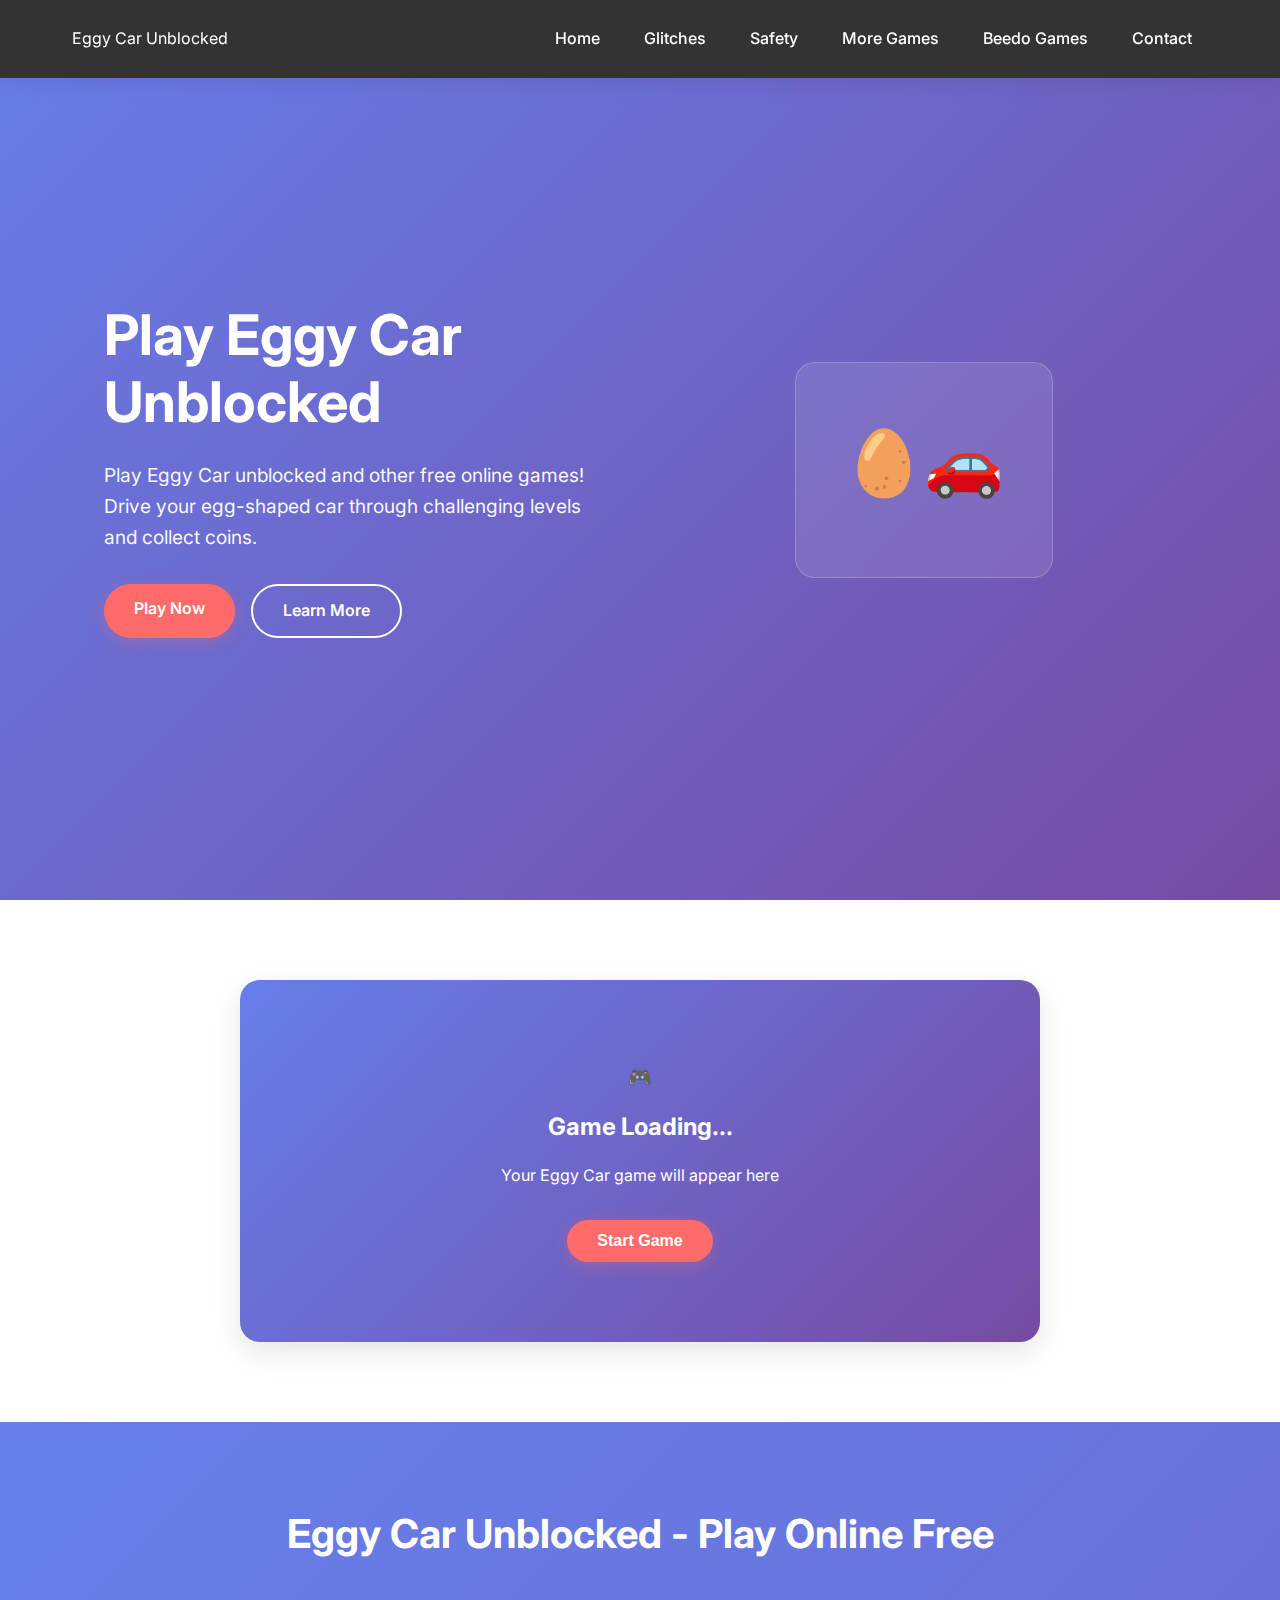
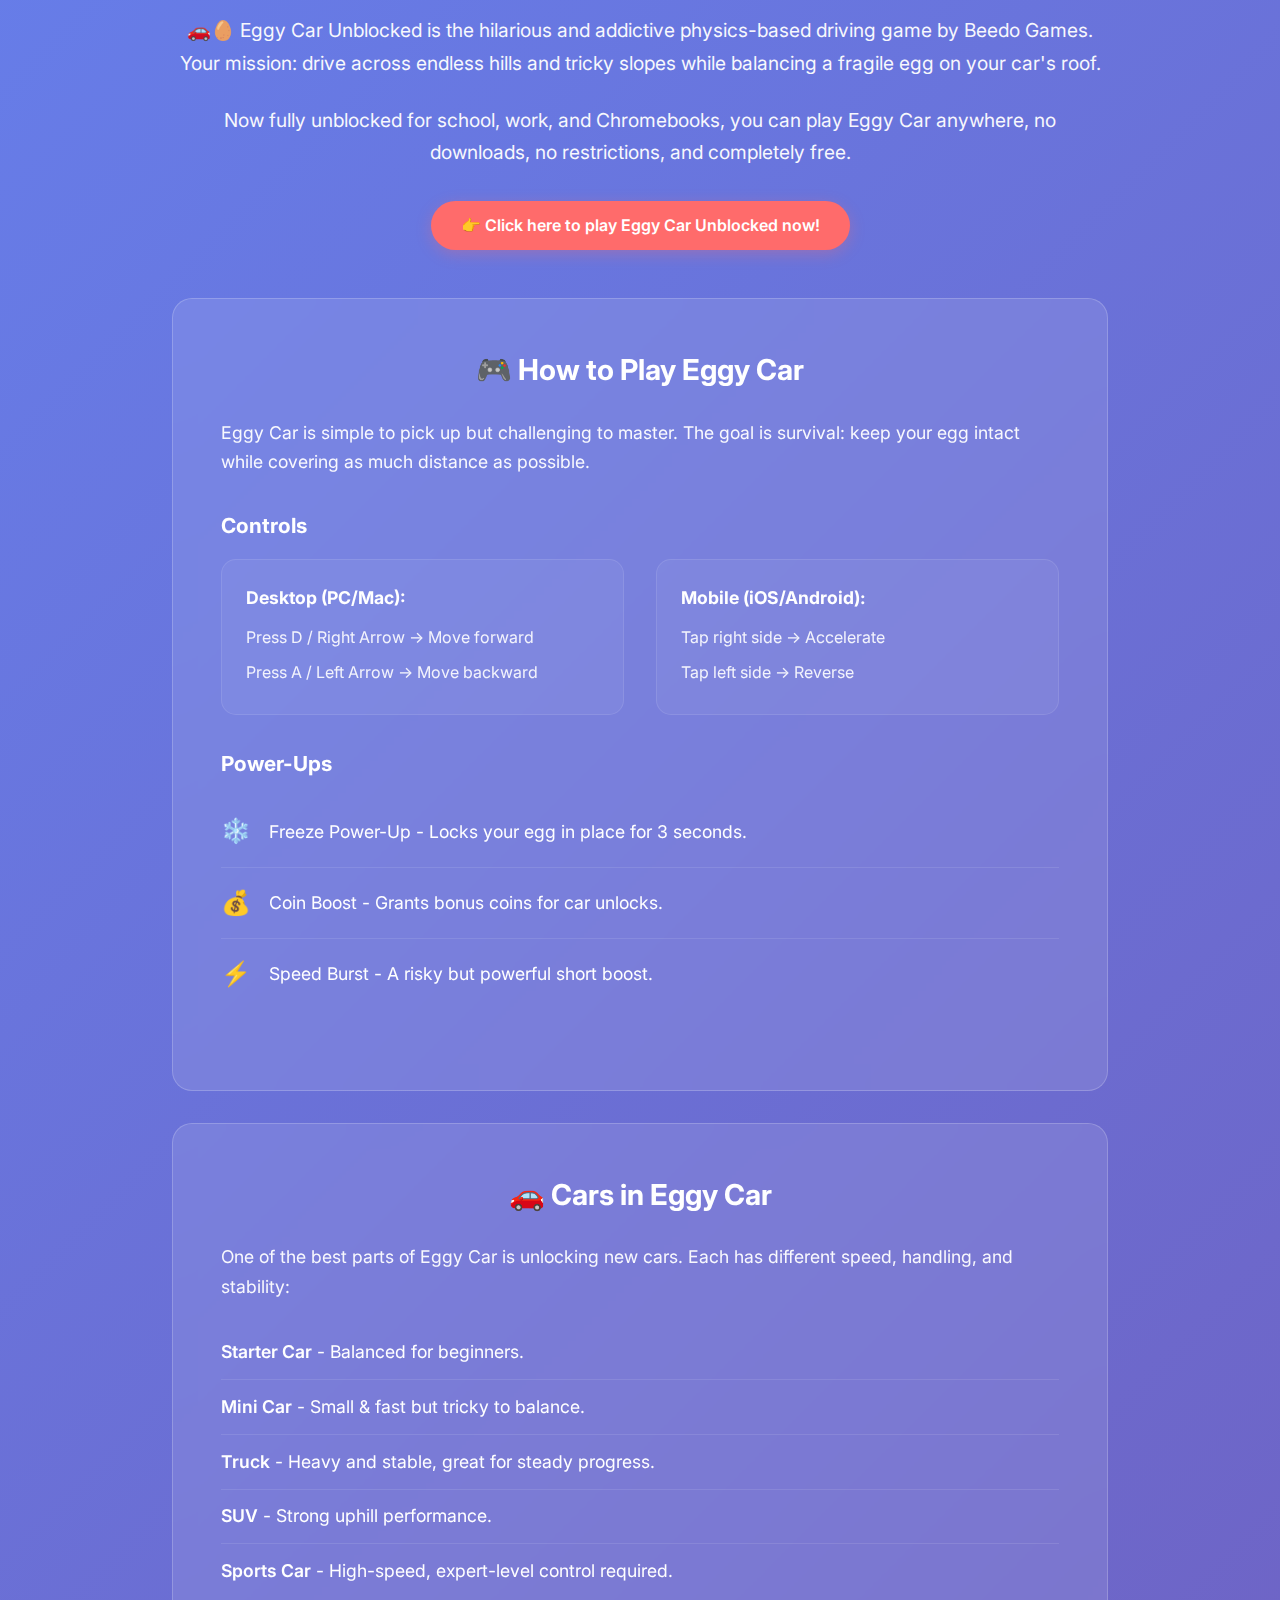
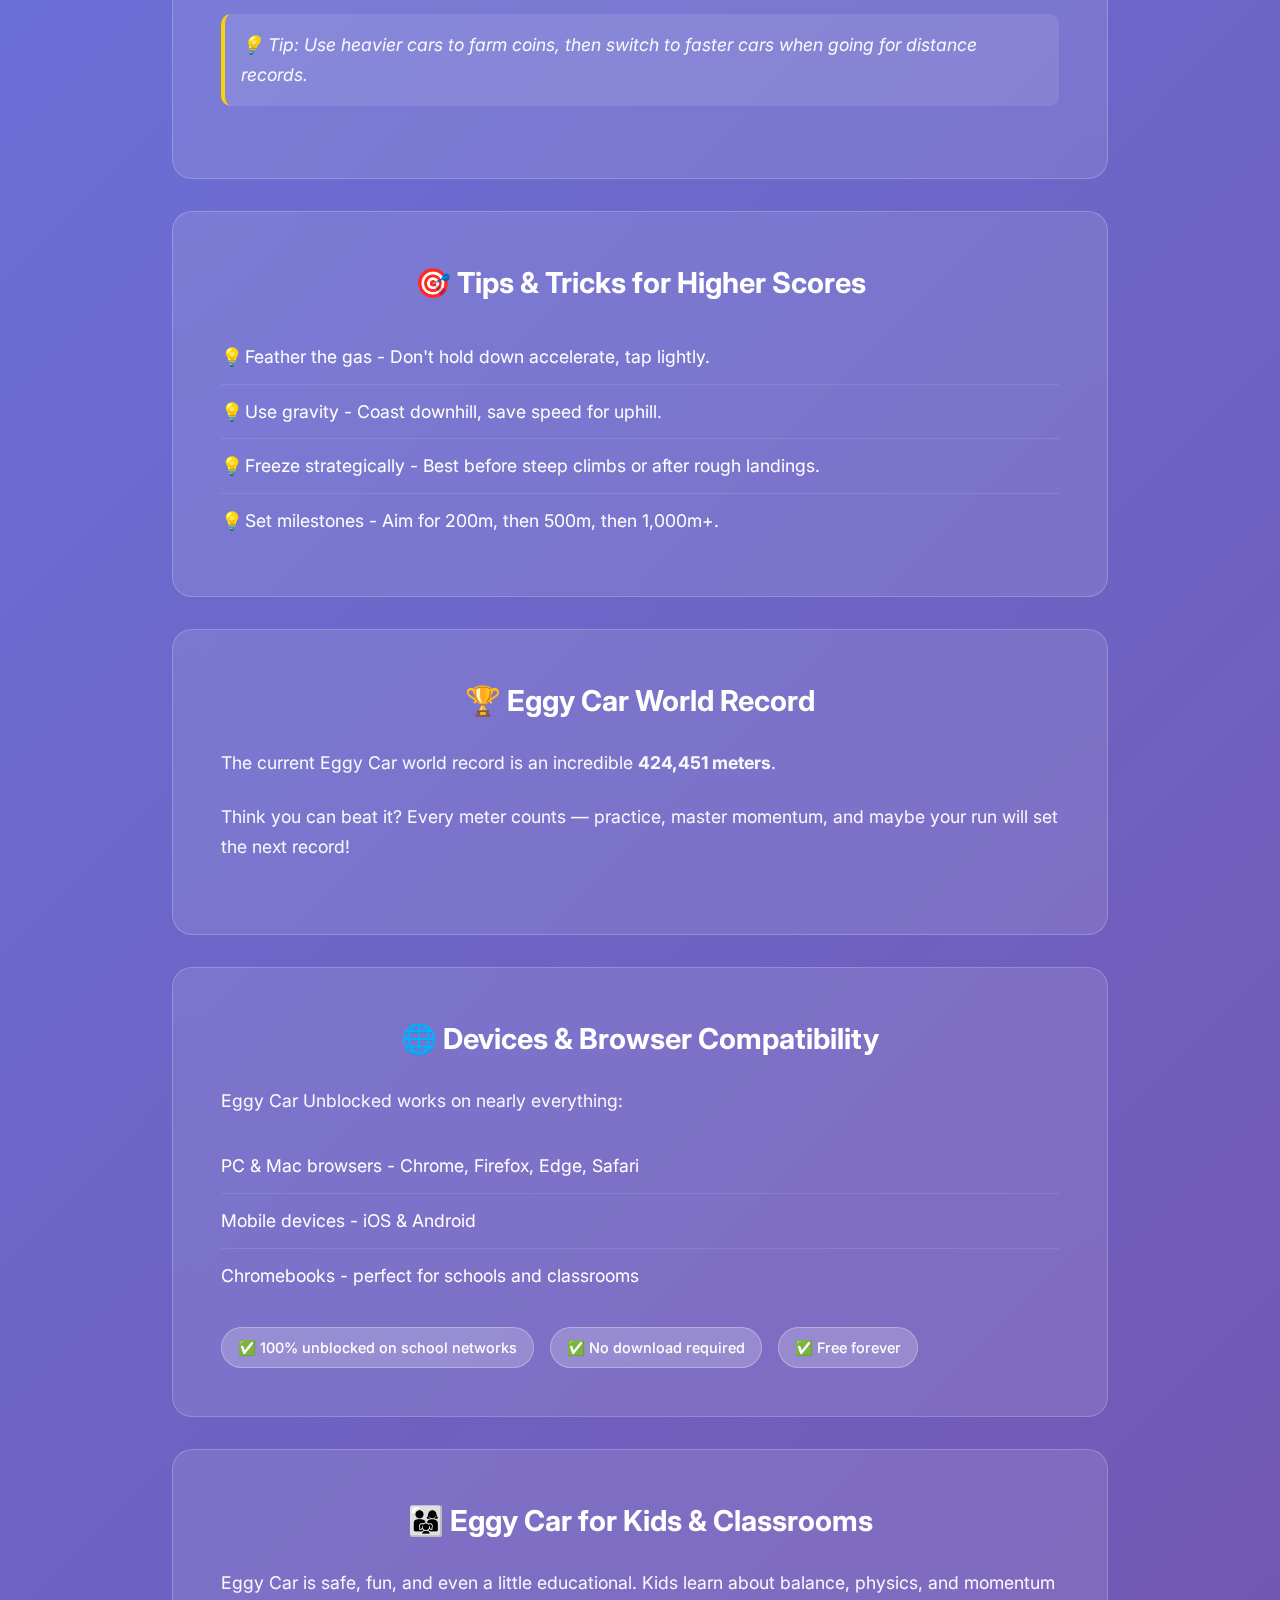
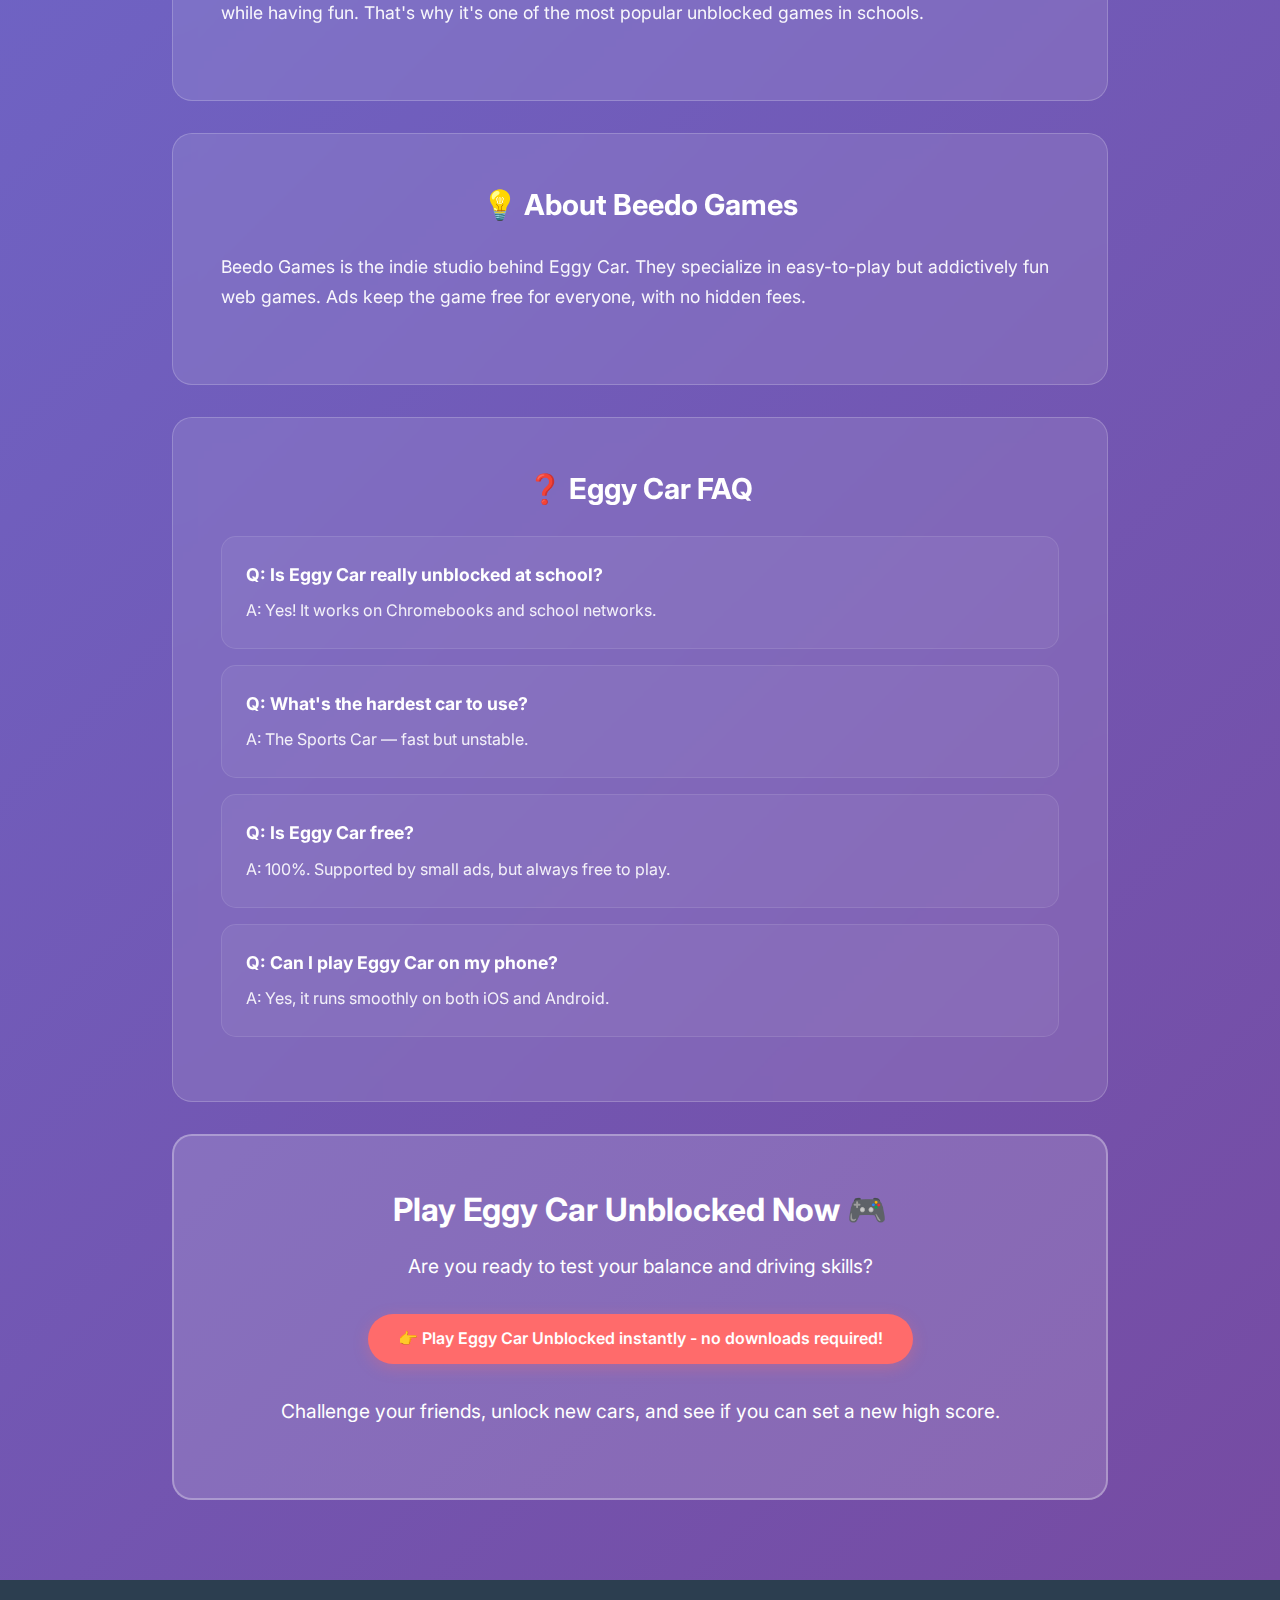
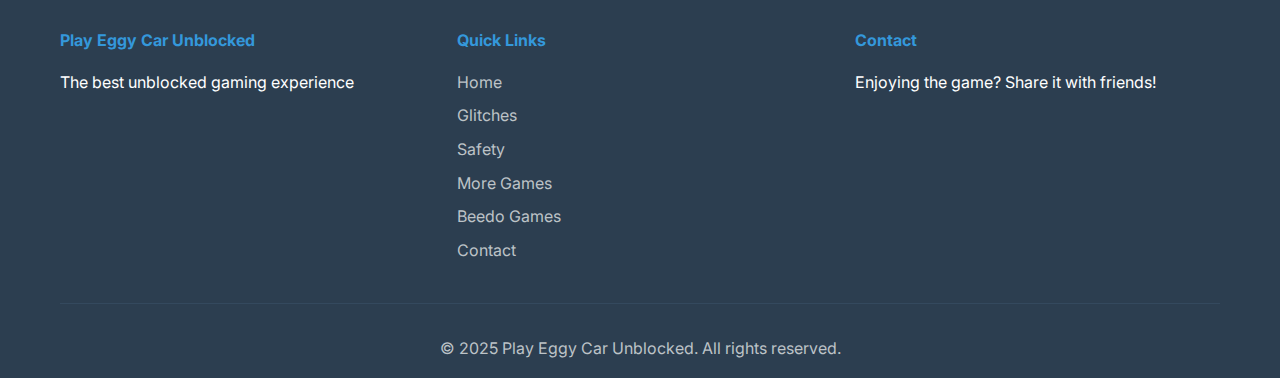
<file: index.html>
<!DOCTYPE html>
<html lang="en">
  <head>
    <meta charset="UTF-8" />
    <meta name="viewport" content="width=device-width, initial-scale=1.0" />
    <title>Play Eggy Car Unblocked</title>
    <meta
      name="description"
      content="Play Eggy Car Unblocked online free. Balance your egg, master hills, unlock cars. Works on school Chromebooks and mobile — no downloads."
    />
    <link rel="canonical" href="https://playeggycarunblocked.github.io/" />
    <link rel="stylesheet" href="styles.css" />
    <link rel="preconnect" href="https://fonts.googleapis.com" />
    <link rel="preconnect" href="https://fonts.gstatic.com" crossorigin />
    <link
      href="https://fonts.googleapis.com/css2?family=Inter:wght@300;400;500;600;700&display=swap"
      rel="stylesheet"
    />
    <meta
      name="google-site-verification"
      content="qWyID4NwiWxgPuZU3au5jHqHz64SNzfu6476hBAskS8"
    />
  </head>
  <body>
    <header class="header">
      <nav class="nav">
        <div class="nav-brand">
          <span>Eggy Car Unblocked</span>
        </div>
        <div class="nav-links">
          <a href="index.html" class="nav-link">Home</a>
          <a href="eggy-car-glitches.html" class="nav-link">Glitches</a>
          <a href="safety-and-kid-friendly.html" class="nav-link">Safety</a>
          <a href="more-beedo-games.html" class="nav-link">More Games</a>
          <a href="beedo-games.html" class="nav-link">Beedo Games</a>
          <a href="contact.html" class="nav-link">Contact</a>
        </div>
      </nav>
    </header>

    <main>
      <section id="home" class="hero">
        <div class="hero-container">
          <div class="hero-content">
            <h1 class="hero-title">Play Eggy Car Unblocked</h1>
            <p class="hero-description">
              Play Eggy Car unblocked and other free online games! Drive your
              egg-shaped car through challenging levels and collect coins.
            </p>
            <div class="hero-buttons">
              <a href="#game" class="btn btn-primary">Play Now</a>
              <a href="#about" class="btn btn-secondary">Learn More</a>
            </div>
          </div>
          <div class="hero-image">
            <div class="game-preview">
              <div class="egg-car">🥚🚗</div>
            </div>
          </div>
        </div>
      </section>

      <section id="game" class="game-section">
        <div class="container">
          <div class="game-container">
            <div class="game-placeholder">
              <div class="game-icon">🎮</div>
              <h3>Game Loading...</h3>
              <p>Your Eggy Car game will appear here</p>
              <button class="btn btn-primary">Start Game</button>
            </div>
          </div>
        </div>
      </section>

      <section id="about" class="about-section">
        <div class="container">
          <h2 class="section-title">Eggy Car Unblocked - Play Online Free</h2>
          <div class="about-content">
            <div class="about-text">
              <div class="intro-text">
                <p class="intro-paragraph">
                  🚗🥚 Eggy Car Unblocked is the hilarious and addictive
                  physics-based driving game by Beedo Games. Your mission: drive
                  across endless hills and tricky slopes while balancing a
                  fragile egg on your car's roof.
                </p>
                <p class="intro-paragraph">
                  Now fully unblocked for school, work, and Chromebooks, you can
                  play Eggy Car anywhere, no downloads, no restrictions, and
                  completely free.
                </p>
                <div class="cta-button">
                  <a href="#game" class="btn btn-primary"
                    >👉 Click here to play Eggy Car Unblocked now!</a
                  >
                </div>
              </div>

              <div class="content-section">
                <h3>🎮 How to Play Eggy Car</h3>
                <p>
                  Eggy Car is simple to pick up but challenging to master. The
                  goal is survival: keep your egg intact while covering as much
                  distance as possible.
                </p>

                <div class="controls-section">
                  <h4>Controls</h4>
                  <div class="controls-grid">
                    <div class="control-item">
                      <h5>Desktop (PC/Mac):</h5>
                      <ul>
                        <li>Press D / Right Arrow → Move forward</li>
                        <li>Press A / Left Arrow → Move backward</li>
                      </ul>
                    </div>
                    <div class="control-item">
                      <h5>Mobile (iOS/Android):</h5>
                      <ul>
                        <li>Tap right side → Accelerate</li>
                        <li>Tap left side → Reverse</li>
                      </ul>
                    </div>
                  </div>
                </div>

                <div class="powerups-section">
                  <h4>Power-Ups</h4>
                  <ul class="powerups-list">
                    <li>
                      <span class="powerup-icon">❄️</span> Freeze Power-Up -
                      Locks your egg in place for 3 seconds.
                    </li>
                    <li>
                      <span class="powerup-icon">💰</span> Coin Boost - Grants
                      bonus coins for car unlocks.
                    </li>
                    <li>
                      <span class="powerup-icon">⚡</span> Speed Burst - A risky
                      but powerful short boost.
                    </li>
                  </ul>
                </div>
              </div>

              <div class="content-section">
                <h3>🚗 Cars in Eggy Car</h3>
                <p>
                  One of the best parts of Eggy Car is unlocking new cars. Each
                  has different speed, handling, and stability:
                </p>
                <ul class="cars-list">
                  <li>
                    <strong>Starter Car</strong> - Balanced for beginners.
                  </li>
                  <li>
                    <strong>Mini Car</strong> - Small & fast but tricky to
                    balance.
                  </li>
                  <li>
                    <strong>Truck</strong> - Heavy and stable, great for steady
                    progress.
                  </li>
                  <li><strong>SUV</strong> - Strong uphill performance.</li>
                  <li>
                    <strong>Sports Car</strong> - High-speed, expert-level
                    control required.
                  </li>
                </ul>
                <p class="tip-text">
                  💡 Tip: Use heavier cars to farm coins, then switch to faster
                  cars when going for distance records.
                </p>
              </div>

              <div class="content-section">
                <h3>🎯 Tips & Tricks for Higher Scores</h3>
                <ul class="tips-list">
                  <li>
                    Feather the gas - Don't hold down accelerate, tap lightly.
                  </li>
                  <li>Use gravity - Coast downhill, save speed for uphill.</li>
                  <li>
                    Freeze strategically - Best before steep climbs or after
                    rough landings.
                  </li>
                  <li>
                    Set milestones - Aim for 200m, then 500m, then 1,000m+.
                  </li>
                </ul>
              </div>

              <div class="content-section">
                <h3>🏆 Eggy Car World Record</h3>
                <p>
                  The current Eggy Car world record is an incredible
                  <strong>424,451 meters</strong>.
                </p>
                <p>
                  Think you can beat it? Every meter counts — practice, master
                  momentum, and maybe your run will set the next record!
                </p>
              </div>

              <div class="content-section">
                <h3>🌐 Devices & Browser Compatibility</h3>
                <p>Eggy Car Unblocked works on nearly everything:</p>
                <ul class="compatibility-list">
                  <li>PC & Mac browsers - Chrome, Firefox, Edge, Safari</li>
                  <li>Mobile devices - iOS & Android</li>
                  <li>Chromebooks - perfect for schools and classrooms</li>
                </ul>
                <div class="compatibility-badges">
                  <span class="badge"
                    >✅ 100% unblocked on school networks</span
                  >
                  <span class="badge">✅ No download required</span>
                  <span class="badge">✅ Free forever</span>
                </div>
              </div>

              <div class="content-section">
                <h3>👨‍👩‍👧 Eggy Car for Kids & Classrooms</h3>
                <p>
                  Eggy Car is safe, fun, and even a little educational. Kids
                  learn about balance, physics, and momentum while having fun.
                  That's why it's one of the most popular unblocked games in
                  schools.
                </p>
              </div>

              <div class="content-section">
                <h3>💡 About Beedo Games</h3>
                <p>
                  Beedo Games is the indie studio behind Eggy Car. They
                  specialize in easy-to-play but addictively fun web games. Ads
                  keep the game free for everyone, with no hidden fees.
                </p>
              </div>

              <div class="content-section">
                <h3>❓ Eggy Car FAQ</h3>
                <div class="faq-list">
                  <div class="faq-item">
                    <strong>Q: Is Eggy Car really unblocked at school?</strong>
                    <p>A: Yes! It works on Chromebooks and school networks.</p>
                  </div>
                  <div class="faq-item">
                    <strong>Q: What's the hardest car to use?</strong>
                    <p>A: The Sports Car — fast but unstable.</p>
                  </div>
                  <div class="faq-item">
                    <strong>Q: Is Eggy Car free?</strong>
                    <p>
                      A: 100%. Supported by small ads, but always free to play.
                    </p>
                  </div>
                  <div class="faq-item">
                    <strong>Q: Can I play Eggy Car on my phone?</strong>
                    <p>A: Yes, it runs smoothly on both iOS and Android.</p>
                  </div>
                </div>
              </div>

              <div class="final-cta">
                <h3>Play Eggy Car Unblocked Now 🎮</h3>
                <p>Are you ready to test your balance and driving skills?</p>
                <div class="cta-button">
                  <a href="#game" class="btn btn-primary"
                    >👉 Play Eggy Car Unblocked instantly - no downloads
                    required!</a
                  >
                </div>
                <p>
                  Challenge your friends, unlock new cars, and see if you can
                  set a new high score.
                </p>
              </div>
            </div>
          </div>
        </div>
      </section>
    </main>

    <footer class="footer">
      <div class="container">
        <div class="footer-content">
          <div class="footer-section">
            <h4>Play Eggy Car Unblocked</h4>
            <p>The best unblocked gaming experience</p>
          </div>
          <div class="footer-section">
            <h4>Quick Links</h4>
            <ul>
              <li><a href="index.html">Home</a></li>
              <li><a href="eggy-car-glitches.html">Glitches</a></li>
              <li><a href="safety-and-kid-friendly.html">Safety</a></li>
              <li><a href="more-beedo-games.html">More Games</a></li>
              <li><a href="beedo-games.html">Beedo Games</a></li>
              <li><a href="contact.html">Contact</a></li>
            </ul>
          </div>
          <div class="footer-section">
            <h4>Contact</h4>
            <p>Enjoying the game? Share it with friends!</p>
          </div>
        </div>
        <div class="footer-bottom">
          <p>&copy; 2025 Play Eggy Car Unblocked. All rights reserved.</p>
        </div>
      </div>
    </footer>
  </body>
</html>
</file>
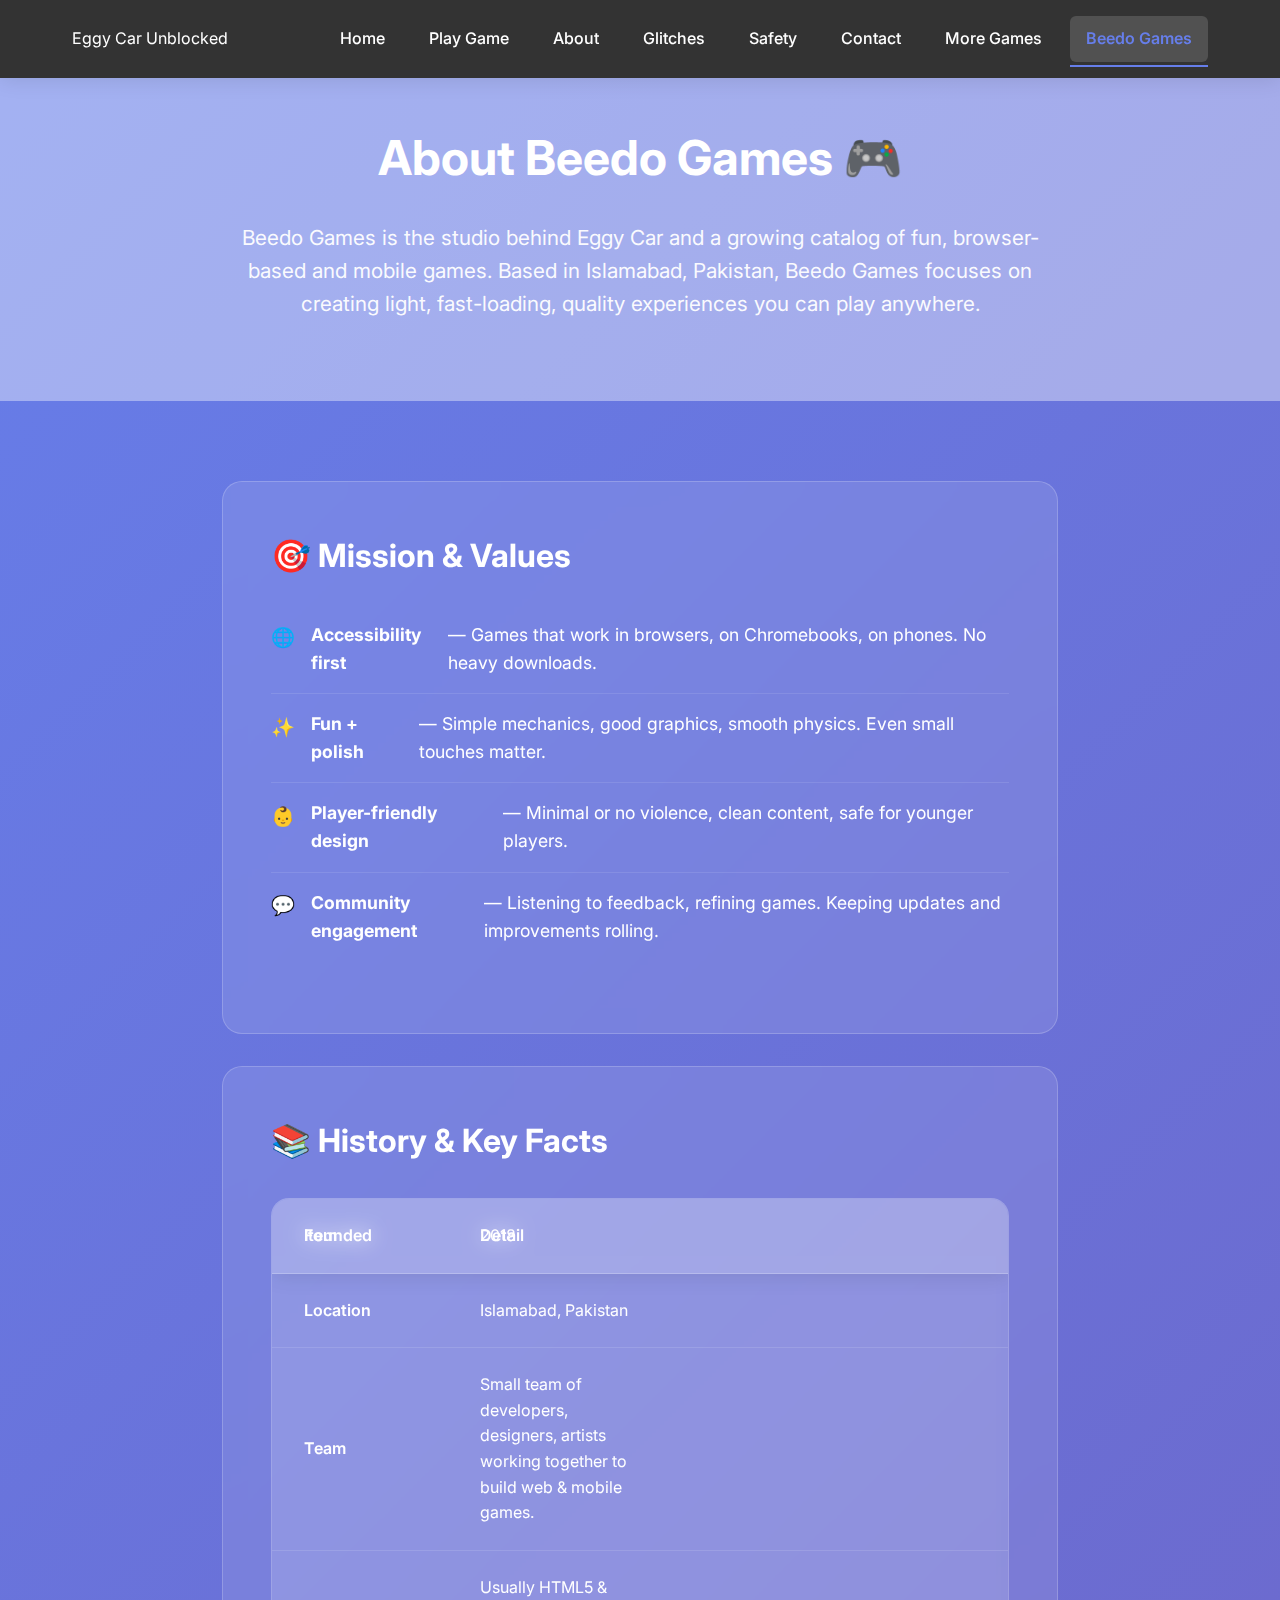
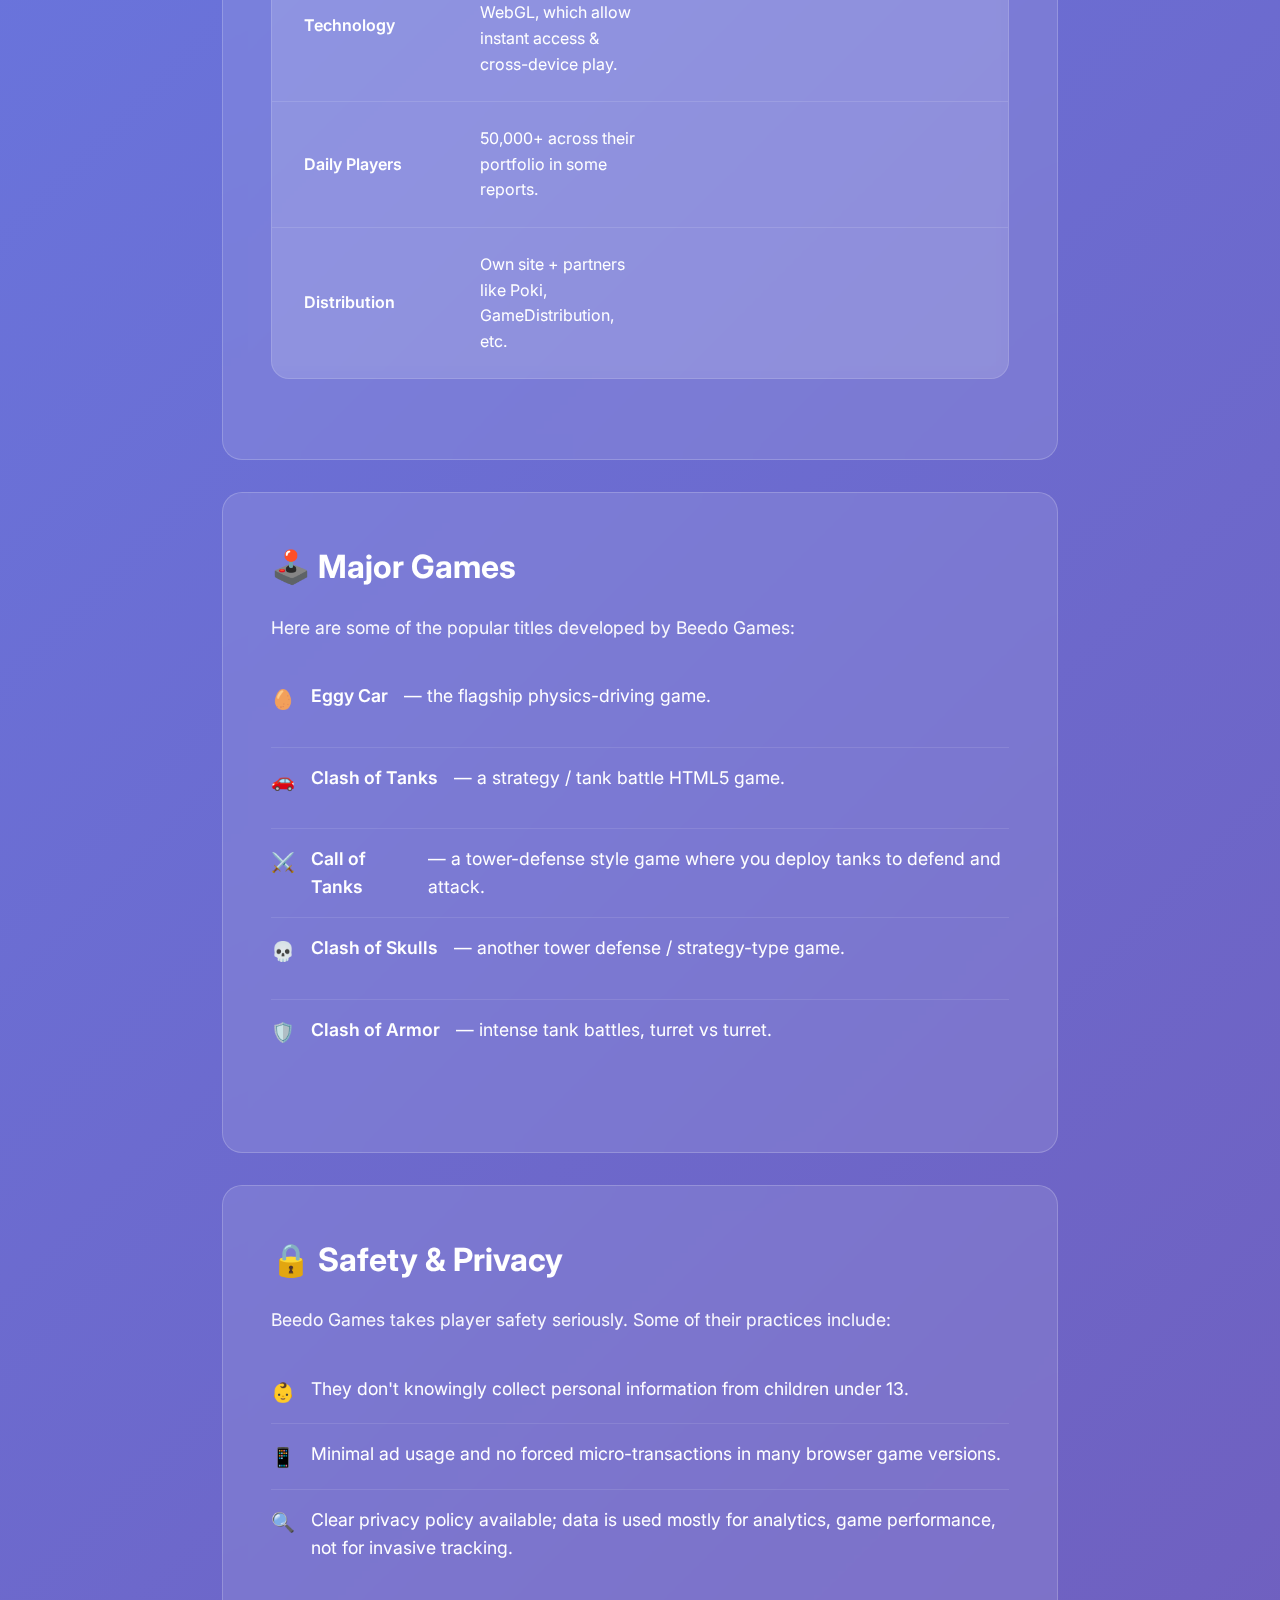
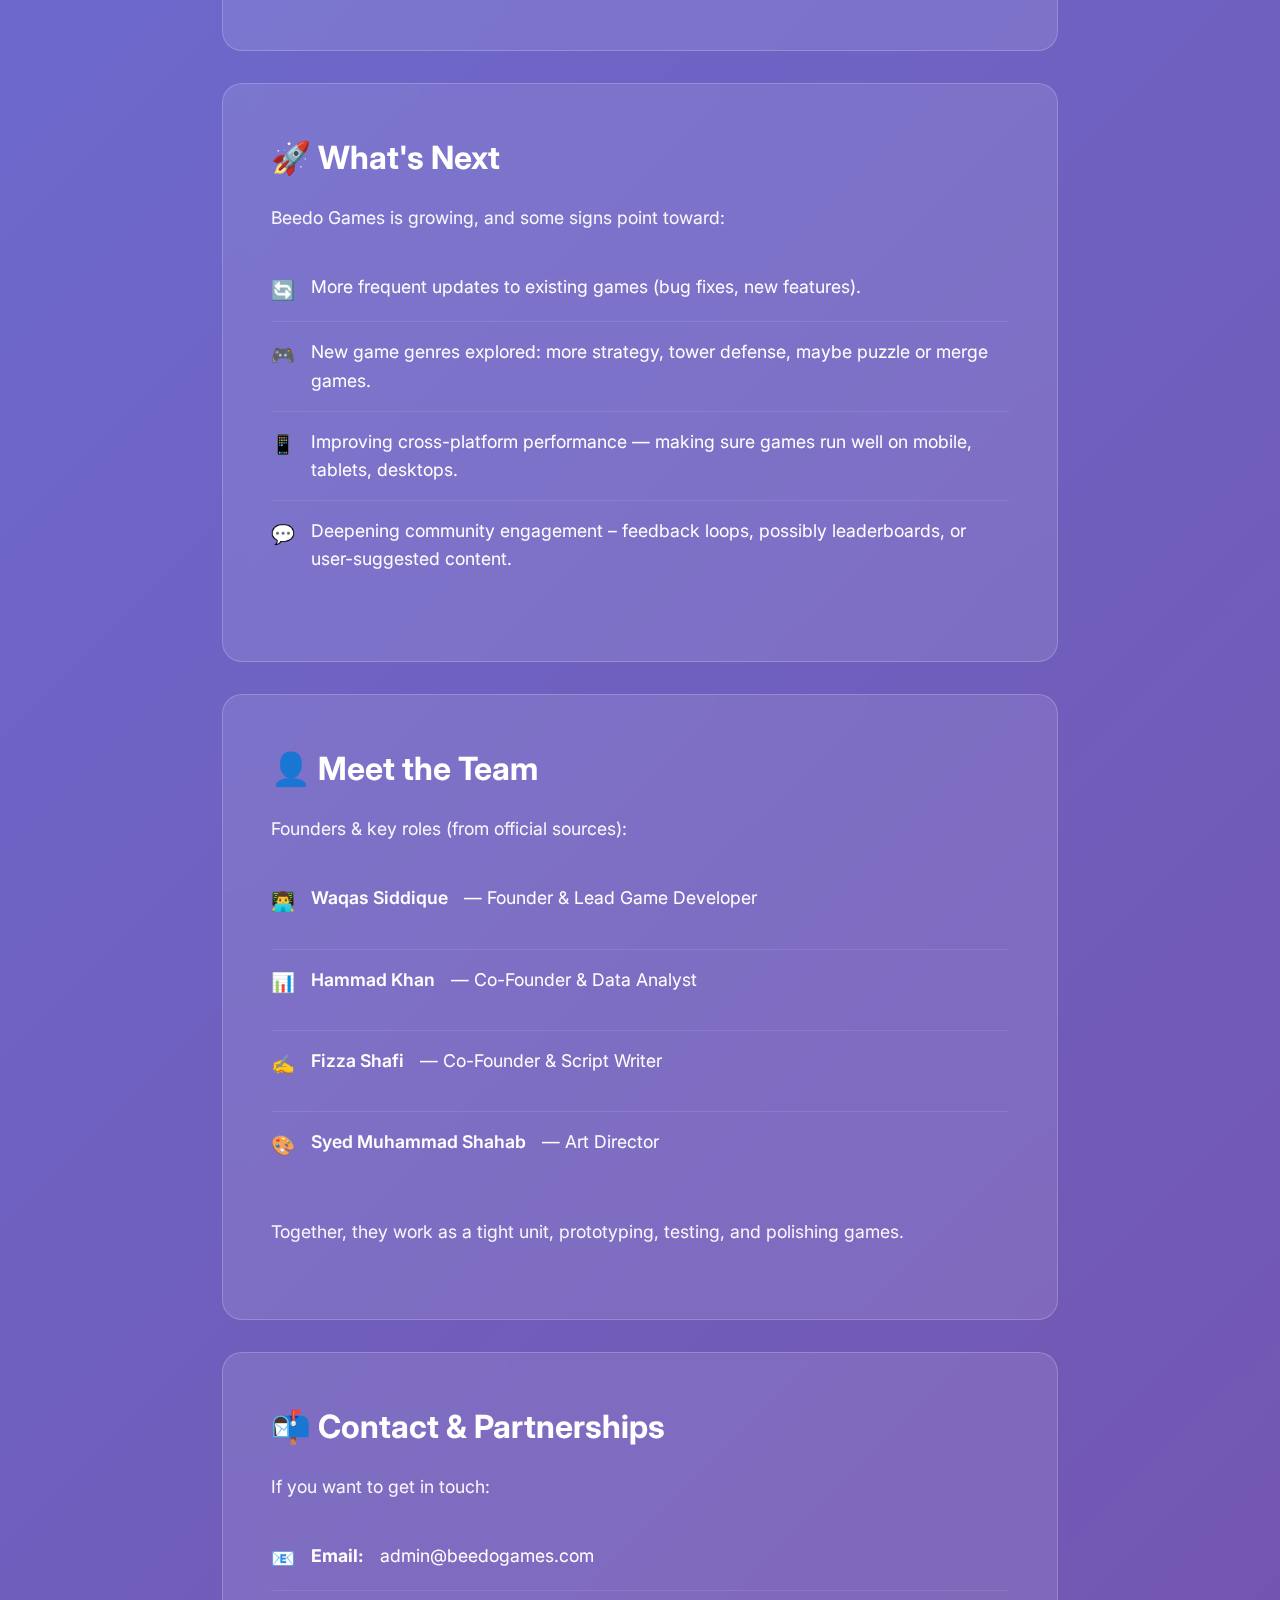
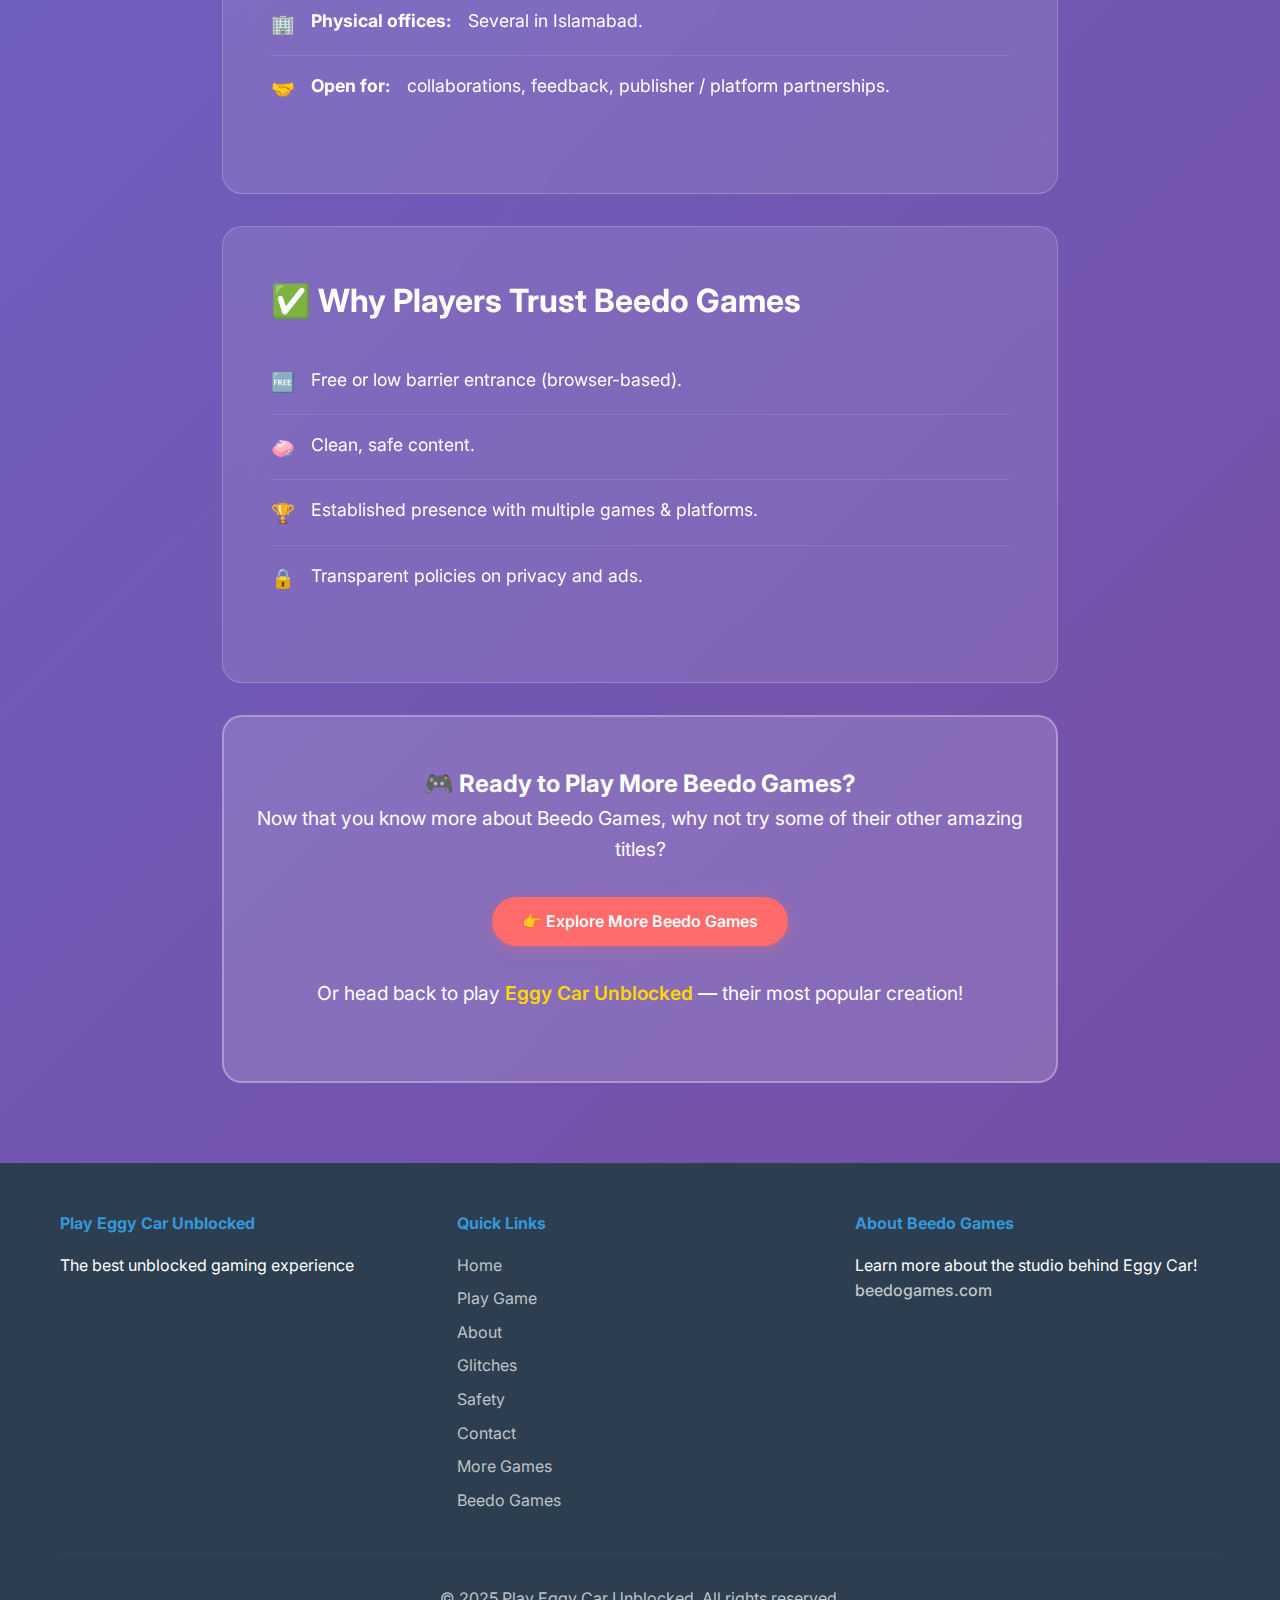
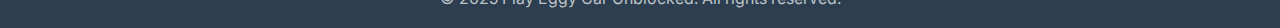
<file: beedo-games.html>
<!DOCTYPE html>
<html lang="en">
  <head>
    <meta charset="UTF-8" />
    <meta name="viewport" content="width=device-width, initial-scale=1.0" />
    <title>About Beedo Games - Play Eggy Car Unblocked</title>
    <meta
      name="description"
      content="Learn about Beedo Games, the studio behind Eggy Car: history, values, major games, safety practices, and contact details. Explore more Beedo titles."
    />
    <link
      rel="canonical"
      href="https://playeggycarunblocked.github.io/beedo-games.html"
    />
    <link rel="stylesheet" href="styles.css" />
    <link rel="preconnect" href="https://fonts.googleapis.com" />
    <link rel="preconnect" href="https://fonts.gstatic.com" crossorigin />
    <link
      href="https://fonts.googleapis.com/css2?family=Inter:wght@300;400;500;600;700&display=swap"
      rel="stylesheet"
    />
  </head>
  <body>
    <header class="header">
      <nav class="nav">
        <div class="nav-brand">
          <a href="index.html" style="text-decoration: none; color: inherit">
            <span>Eggy Car Unblocked</span>
          </a>
        </div>
        <div class="nav-links">
          <a href="index.html" class="nav-link">Home</a>
          <a href="index.html#game" class="nav-link">Play Game</a>
          <a href="index.html#about" class="nav-link">About</a>
          <a href="eggy-car-glitches.html" class="nav-link">Glitches</a>
          <a href="safety-and-kid-friendly.html" class="nav-link">Safety</a>
          <a href="contact.html" class="nav-link">Contact</a>
          <a href="more-beedo-games.html" class="nav-link">More Games</a>
          <a href="beedo-games.html" class="nav-link active">Beedo Games</a>
        </div>
      </nav>
    </header>

    <main>
      <section class="blog-hero">
        <div class="blog-container">
          <div class="blog-header">
            <h1 class="blog-title">About Beedo Games 🎮</h1>
            <p class="blog-subtitle">
              Beedo Games is the studio behind Eggy Car and a growing catalog of
              fun, browser-based and mobile games. Based in Islamabad, Pakistan,
              Beedo Games focuses on creating light, fast-loading, quality
              experiences you can play anywhere.
            </p>
          </div>
        </div>
      </section>

      <section class="blog-content">
        <div class="blog-container">
          <article class="blog-article">
            <div class="content-section">
              <h2>🎯 Mission & Values</h2>
              <ul class="safety-list">
                <li>
                  <span class="safety-icon">🌐</span>
                  <strong>Accessibility first</strong> — Games that work in
                  browsers, on Chromebooks, on phones. No heavy downloads.
                </li>
                <li>
                  <span class="safety-icon">✨</span>
                  <strong>Fun + polish</strong> — Simple mechanics, good
                  graphics, smooth physics. Even small touches matter.
                </li>
                <li>
                  <span class="safety-icon">👶</span>
                  <strong>Player-friendly design</strong> — Minimal or no
                  violence, clean content, safe for younger players.
                </li>
                <li>
                  <span class="safety-icon">💬</span>
                  <strong>Community engagement</strong> — Listening to feedback,
                  refining games. Keeping updates and improvements rolling.
                </li>
              </ul>
            </div>

            <div class="content-section">
              <h2>📚 History & Key Facts</h2>
              <div class="games-table">
                <div class="game-row header">
                  <div class="game-cell">Item</div>
                  <div class="game-cell">Detail</div>
                </div>
                <div class="game-row">
                  <div class="game-cell"><strong>Founded</strong></div>
                  <div class="game-cell">2018</div>
                </div>
                <div class="game-row">
                  <div class="game-cell"><strong>Location</strong></div>
                  <div class="game-cell">Islamabad, Pakistan</div>
                </div>
                <div class="game-row">
                  <div class="game-cell"><strong>Team</strong></div>
                  <div class="game-cell">
                    Small team of developers, designers, artists working
                    together to build web & mobile games.
                  </div>
                </div>
                <div class="game-row">
                  <div class="game-cell"><strong>Technology</strong></div>
                  <div class="game-cell">
                    Usually HTML5 & WebGL, which allow instant access &
                    cross-device play.
                  </div>
                </div>
                <div class="game-row">
                  <div class="game-cell"><strong>Daily Players</strong></div>
                  <div class="game-cell">
                    50,000+ across their portfolio in some reports.
                  </div>
                </div>
                <div class="game-row">
                  <div class="game-cell"><strong>Distribution</strong></div>
                  <div class="game-cell">
                    Own site + partners like Poki, GameDistribution, etc.
                  </div>
                </div>
              </div>
            </div>

            <div class="content-section">
              <h2>🕹️ Major Games</h2>
              <p>
                Here are some of the popular titles developed by Beedo Games:
              </p>
              <ul class="popular-games-list">
                <li>
                  <span class="game-icon">🥚</span>
                  <strong>Eggy Car</strong> — the flagship physics-driving game.
                </li>
                <li>
                  <span class="game-icon">🚗</span>
                  <strong>Clash of Tanks</strong> — a strategy / tank battle
                  HTML5 game.
                </li>
                <li>
                  <span class="game-icon">⚔️</span>
                  <strong>Call of Tanks</strong> — a tower-defense style game
                  where you deploy tanks to defend and attack.
                </li>
                <li>
                  <span class="game-icon">💀</span>
                  <strong>Clash of Skulls</strong> — another tower defense /
                  strategy-type game.
                </li>
                <li>
                  <span class="game-icon">🛡️</span>
                  <strong>Clash of Armor</strong> — intense tank battles, turret
                  vs turret.
                </li>
              </ul>
            </div>

            <div class="content-section">
              <h2>🔒 Safety & Privacy</h2>
              <p>
                Beedo Games takes player safety seriously. Some of their
                practices include:
              </p>
              <ul class="safety-list">
                <li>
                  <span class="safety-icon">👶</span>
                  They don't knowingly collect personal information from
                  children under 13.
                </li>
                <li>
                  <span class="safety-icon">📱</span>
                  Minimal ad usage and no forced micro-transactions in many
                  browser game versions.
                </li>
                <li>
                  <span class="safety-icon">🔍</span>
                  Clear privacy policy available; data is used mostly for
                  analytics, game performance, not for invasive tracking.
                </li>
              </ul>
            </div>

            <div class="content-section">
              <h2>🚀 What's Next</h2>
              <p>Beedo Games is growing, and some signs point toward:</p>
              <ul class="why-try-list">
                <li>
                  <span class="why-icon">🔄</span>
                  More frequent updates to existing games (bug fixes, new
                  features).
                </li>
                <li>
                  <span class="why-icon">🎮</span>
                  New game genres explored: more strategy, tower defense, maybe
                  puzzle or merge games.
                </li>
                <li>
                  <span class="why-icon">📱</span>
                  Improving cross-platform performance — making sure games run
                  well on mobile, tablets, desktops.
                </li>
                <li>
                  <span class="why-icon">💬</span>
                  Deepening community engagement – feedback loops, possibly
                  leaderboards, or user-suggested content.
                </li>
              </ul>
            </div>

            <div class="content-section">
              <h2>👤 Meet the Team</h2>
              <p>Founders & key roles (from official sources):</p>
              <ul class="popular-games-list">
                <li>
                  <span class="game-icon">👨‍💻</span>
                  <strong>Waqas Siddique</strong> — Founder & Lead Game
                  Developer
                </li>
                <li>
                  <span class="game-icon">📊</span>
                  <strong>Hammad Khan</strong> — Co-Founder & Data Analyst
                </li>
                <li>
                  <span class="game-icon">✍️</span>
                  <strong>Fizza Shafi</strong> — Co-Founder & Script Writer
                </li>
                <li>
                  <span class="game-icon">🎨</span>
                  <strong>Syed Muhammad Shahab</strong> — Art Director
                </li>
              </ul>
              <p>
                Together, they work as a tight unit, prototyping, testing, and
                polishing games.
              </p>
            </div>

            <div class="content-section">
              <h2>📬 Contact & Partnerships</h2>
              <p>If you want to get in touch:</p>
              <ul class="safety-list">
                <li>
                  <span class="safety-icon">📧</span>
                  <strong>Email:</strong> admin@beedogames.com
                </li>
                <li>
                  <span class="safety-icon">🏢</span>
                  <strong>Physical offices:</strong> Several in Islamabad.
                </li>
                <li>
                  <span class="safety-icon">🤝</span>
                  <strong>Open for:</strong> collaborations, feedback, publisher
                  / platform partnerships.
                </li>
              </ul>
            </div>

            <div class="content-section">
              <h2>✅ Why Players Trust Beedo Games</h2>
              <ul class="why-try-list">
                <li>
                  <span class="why-icon">🆓</span>
                  Free or low barrier entrance (browser-based).
                </li>
                <li>
                  <span class="why-icon">🧼</span>
                  Clean, safe content.
                </li>
                <li>
                  <span class="why-icon">🏆</span>
                  Established presence with multiple games & platforms.
                </li>
                <li>
                  <span class="why-icon">🔒</span>
                  Transparent policies on privacy and ads.
                </li>
              </ul>
            </div>

            <div class="final-cta">
              <h2>🎮 Ready to Play More Beedo Games?</h2>
              <p>
                Now that you know more about Beedo Games, why not try some of
                their other amazing titles?
              </p>
              <div class="cta-button">
                <a href="more-beedo-games.html" class="btn btn-primary"
                  >👉 Explore More Beedo Games</a
                >
              </div>
              <p>
                Or head back to play
                <a href="index.html#game" class="inline-link"
                  >Eggy Car Unblocked</a
                >
                — their most popular creation!
              </p>
            </div>
          </article>
        </div>
      </section>
    </main>

    <footer class="footer">
      <div class="container">
        <div class="footer-content">
          <div class="footer-section">
            <h4>Play Eggy Car Unblocked</h4>
            <p>The best unblocked gaming experience</p>
          </div>
          <div class="footer-section">
            <h4>Quick Links</h4>
            <ul>
              <li><a href="index.html">Home</a></li>
              <li><a href="index.html#game">Play Game</a></li>
              <li><a href="index.html#about">About</a></li>
              <li><a href="eggy-car-glitches.html">Glitches</a></li>
              <li><a href="safety-and-kid-friendly.html">Safety</a></li>
              <li><a href="contact.html">Contact</a></li>
              <li><a href="more-beedo-games.html">More Games</a></li>
              <li><a href="beedo-games.html">Beedo Games</a></li>
            </ul>
          </div>
          <div class="footer-section">
            <h4>About Beedo Games</h4>
            <p>Learn more about the studio behind Eggy Car!</p>
            <p>
              <a
                href="https://beedogames.com"
                class="footer-email"
                target="_blank"
                rel="noopener"
                >beedogames.com</a
              >
            </p>
          </div>
        </div>
        <div class="footer-bottom">
          <p>&copy; 2025 Play Eggy Car Unblocked. All rights reserved.</p>
        </div>
      </div>
    </footer>

  </body>
</html>
</file>
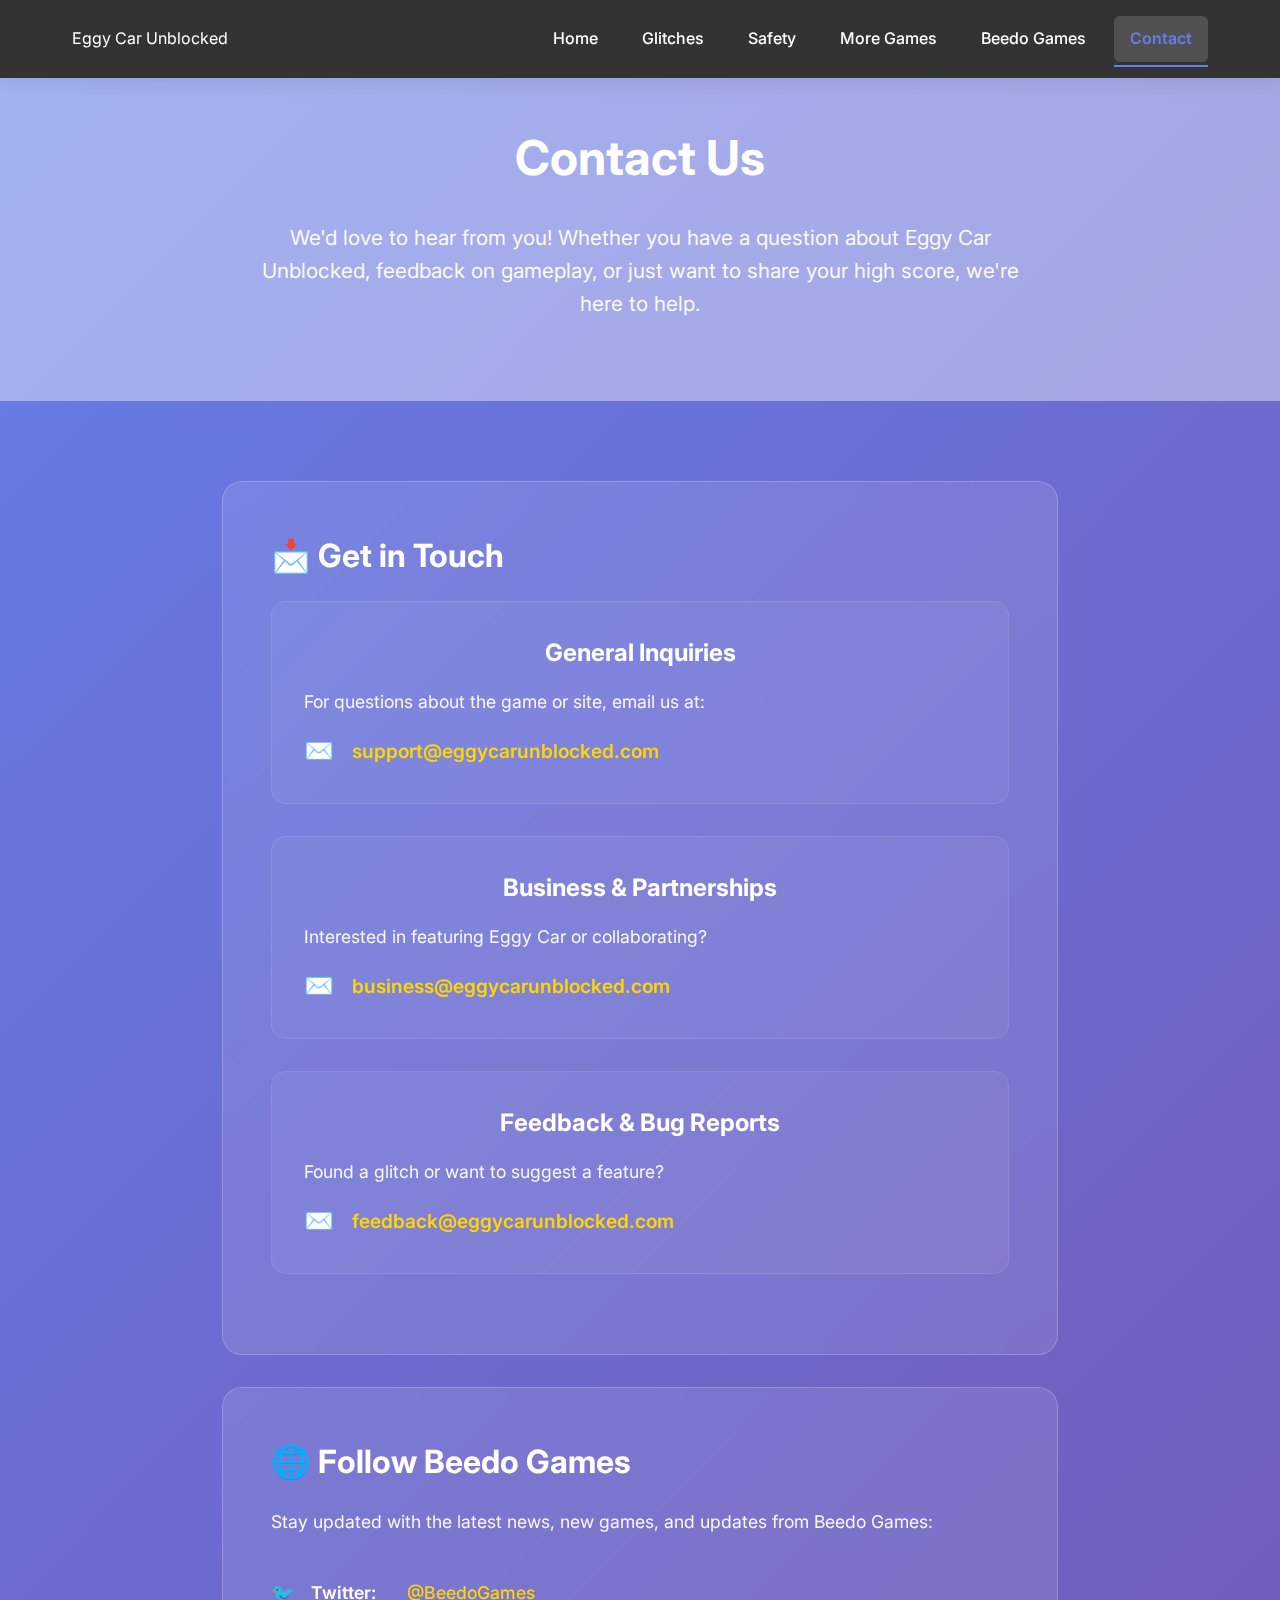
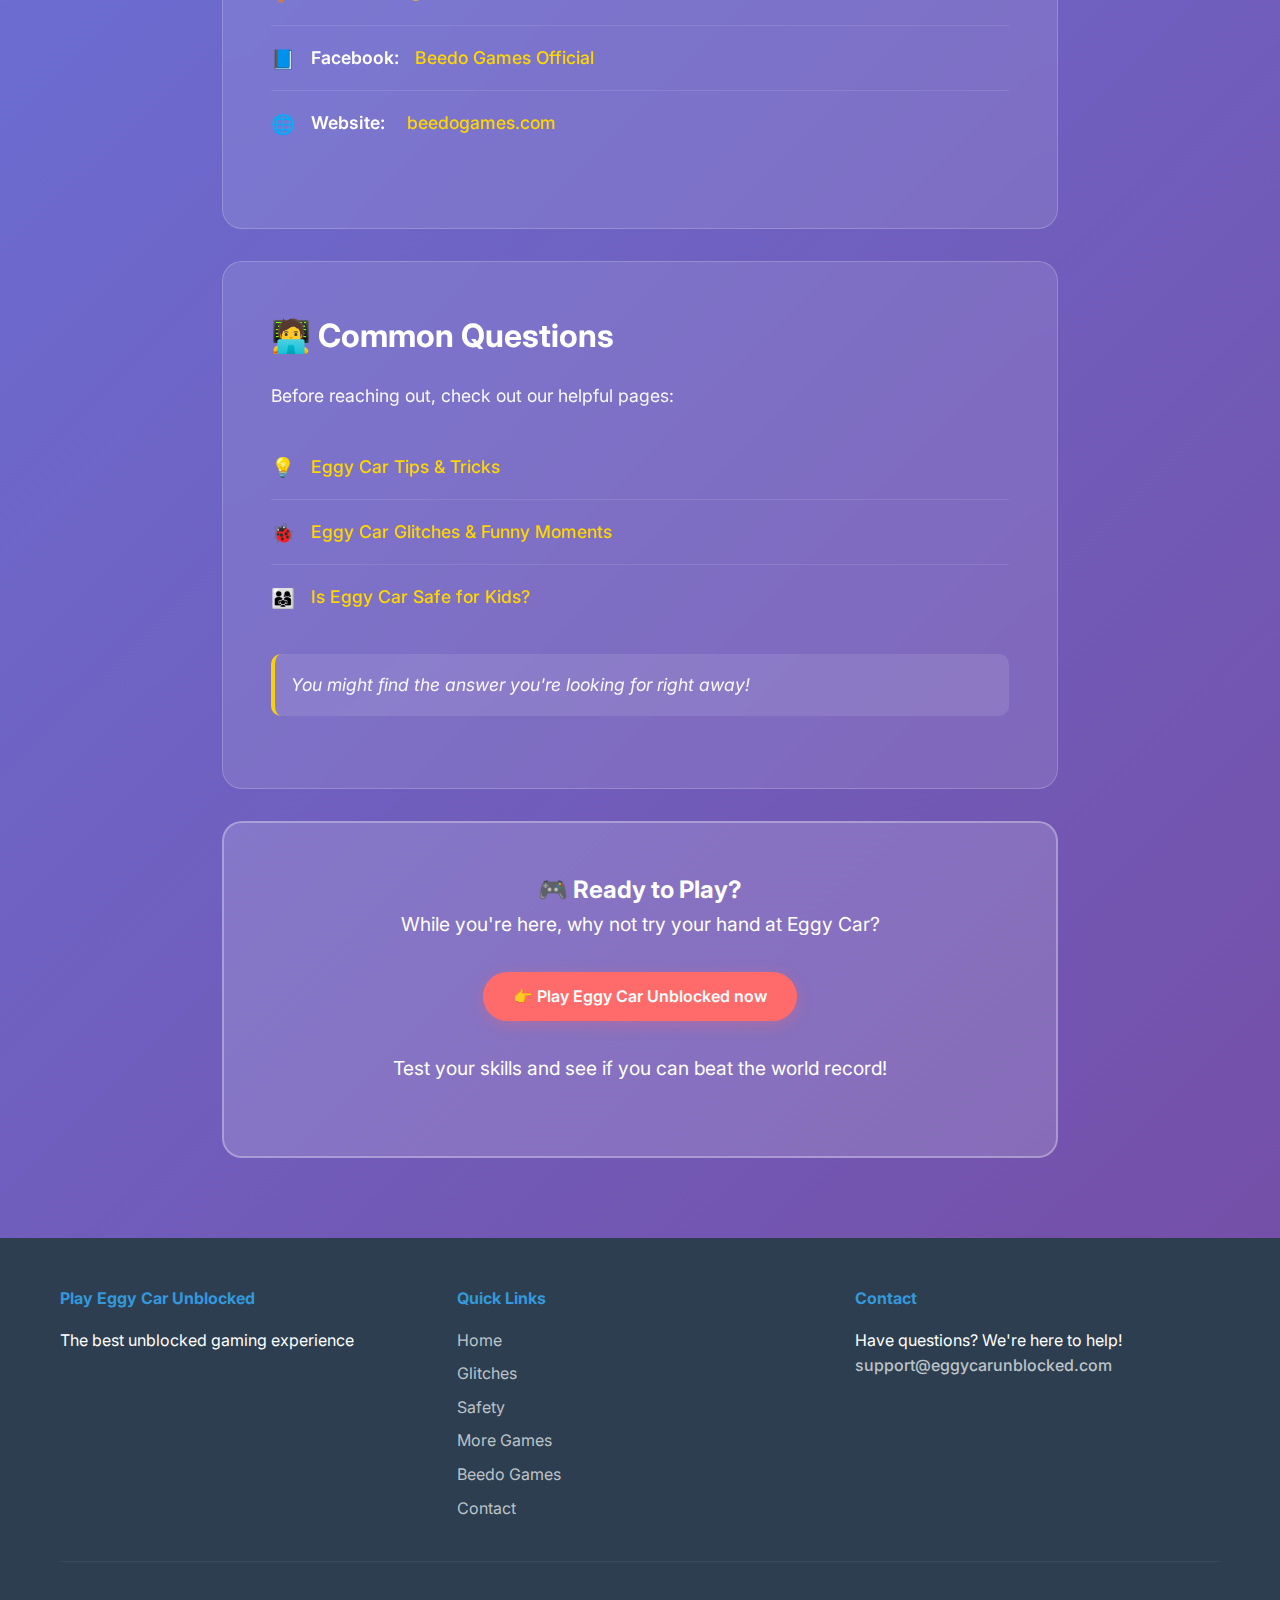
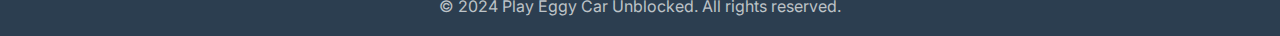
<file: contact.html>
<!DOCTYPE html>
<html lang="en">
  <head>
    <meta charset="UTF-8" />
    <meta name="viewport" content="width=device-width, initial-scale=1.0" />
    <title>Contact Us - Play Eggy Car Unblocked</title>
    <meta
      name="description"
      content="Contact Play Eggy Car Unblocked for support, business inquiries, or feedback. Find emails and helpful links, and follow Beedo Games."
    />
    <link
      rel="canonical"
      href="https://playeggycarunblocked.github.io/contact.html"
    />
    <link rel="stylesheet" href="styles.css" />
    <link rel="preconnect" href="https://fonts.googleapis.com" />
    <link rel="preconnect" href="https://fonts.gstatic.com" crossorigin />
    <link
      href="https://fonts.googleapis.com/css2?family=Inter:wght@300;400;500;600;700&display=swap"
      rel="stylesheet"
    />
  </head>
  <body>
    <header class="header">
      <nav class="nav">
        <div class="nav-brand">
          <a href="index.html" style="text-decoration: none; color: inherit">
            <span>Eggy Car Unblocked</span>
          </a>
        </div>
        <div class="nav-links">
          <a href="index.html" class="nav-link">Home</a>
          <a href="eggy-car-glitches.html" class="nav-link">Glitches</a>
          <a href="safety-and-kid-friendly.html" class="nav-link">Safety</a>
          <a href="more-beedo-games.html" class="nav-link">More Games</a>
          <a href="beedo-games.html" class="nav-link">Beedo Games</a>
          <a href="contact.html" class="nav-link active">Contact</a>
        </div>
      </nav>
    </header>

    <main>
      <section class="blog-hero">
        <div class="blog-container">
          <div class="blog-header">
            <h1 class="blog-title">Contact Us</h1>
            <p class="blog-subtitle">
              We'd love to hear from you! Whether you have a question about Eggy
              Car Unblocked, feedback on gameplay, or just want to share your
              high score, we're here to help.
            </p>
          </div>
        </div>
      </section>

      <section class="blog-content">
        <div class="blog-container">
          <article class="blog-article">
            <div class="content-section">
              <h2>📩 Get in Touch</h2>

              <div class="contact-item">
                <h3>General Inquiries</h3>
                <p>For questions about the game or site, email us at:</p>
                <div class="email-link">
                  <span class="email-icon">✉️</span>
                  <a
                    href="mailto:support@eggycarunblocked.com"
                    class="contact-email"
                    >support@eggycarunblocked.com</a
                  >
                </div>
              </div>

              <div class="contact-item">
                <h3>Business & Partnerships</h3>
                <p>Interested in featuring Eggy Car or collaborating?</p>
                <div class="email-link">
                  <span class="email-icon">✉️</span>
                  <a
                    href="mailto:business@eggycarunblocked.com"
                    class="contact-email"
                    >business@eggycarunblocked.com</a
                  >
                </div>
              </div>

              <div class="contact-item">
                <h3>Feedback & Bug Reports</h3>
                <p>Found a glitch or want to suggest a feature?</p>
                <div class="email-link">
                  <span class="email-icon">✉️</span>
                  <a
                    href="mailto:feedback@eggycarunblocked.com"
                    class="contact-email"
                    >feedback@eggycarunblocked.com</a
                  >
                </div>
              </div>
            </div>

            <div class="content-section">
              <h2>🌐 Follow Beedo Games</h2>
              <p>
                Stay updated with the latest news, new games, and updates from
                Beedo Games:
              </p>
              <ul class="social-links">
                <li>
                  <span class="social-icon">🐦</span>
                  <strong>Twitter:</strong>
                  <a
                    href="https://twitter.com/BeedoGames"
                    class="social-link"
                    target="_blank"
                    rel="noopener"
                    >@BeedoGames</a
                  >
                </li>
                <li>
                  <span class="social-icon">📘</span>
                  <strong>Facebook:</strong>
                  <a
                    href="https://facebook.com/BeedoGamesOfficial"
                    class="social-link"
                    target="_blank"
                    rel="noopener"
                    >Beedo Games Official</a
                  >
                </li>
                <li>
                  <span class="social-icon">🌐</span>
                  <strong>Website:</strong>
                  <a
                    href="https://beedogames.com"
                    class="social-link"
                    target="_blank"
                    rel="noopener"
                    >beedogames.com</a
                  >
                </li>
              </ul>
            </div>

            <div class="content-section">
              <h2>🧑‍💻 Common Questions</h2>
              <p>Before reaching out, check out our helpful pages:</p>
              <ul class="helpful-links">
                <li>
                  <span class="help-icon">💡</span>
                  <a href="index.html#about" class="help-link"
                    >Eggy Car Tips & Tricks</a
                  >
                </li>
                <li>
                  <span class="help-icon">🐞</span>
                  <a href="eggy-car-glitches.html" class="help-link"
                    >Eggy Car Glitches & Funny Moments</a
                  >
                </li>
                <li>
                  <span class="help-icon">👨‍👩‍👧</span>
                  <a href="safety-and-kid-friendly.html" class="help-link"
                    >Is Eggy Car Safe for Kids?</a
                  >
                </li>
              </ul>
              <p class="tip-text">
                You might find the answer you're looking for right away!
              </p>
            </div>

            <div class="final-cta">
              <h2>🎮 Ready to Play?</h2>
              <p>While you're here, why not try your hand at Eggy Car?</p>
              <div class="cta-button">
                <a href="index.html#game" class="btn btn-primary"
                  >👉 Play Eggy Car Unblocked now</a
                >
              </div>
              <p>Test your skills and see if you can beat the world record!</p>
            </div>
          </article>
        </div>
      </section>
    </main>

    <footer class="footer">
      <div class="container">
        <div class="footer-content">
          <div class="footer-section">
            <h4>Play Eggy Car Unblocked</h4>
            <p>The best unblocked gaming experience</p>
          </div>
          <div class="footer-section">
            <h4>Quick Links</h4>
            <ul>
              <li><a href="index.html">Home</a></li>
              <li><a href="eggy-car-glitches.html">Glitches</a></li>
              <li><a href="safety-and-kid-friendly.html">Safety</a></li>
              <li><a href="more-beedo-games.html">More Games</a></li>
              <li><a href="beedo-games.html">Beedo Games</a></li>
              <li><a href="contact.html">Contact</a></li>
            </ul>
          </div>
          <div class="footer-section">
            <h4>Contact</h4>
            <p>Have questions? We're here to help!</p>
            <p>
              <a href="mailto:support@eggycarunblocked.com" class="footer-email"
                >support@eggycarunblocked.com</a
              >
            </p>
          </div>
        </div>
        <div class="footer-bottom">
          <p>&copy; 2024 Play Eggy Car Unblocked. All rights reserved.</p>
        </div>
      </div>
    </footer>

  </body>
</html>
</file>
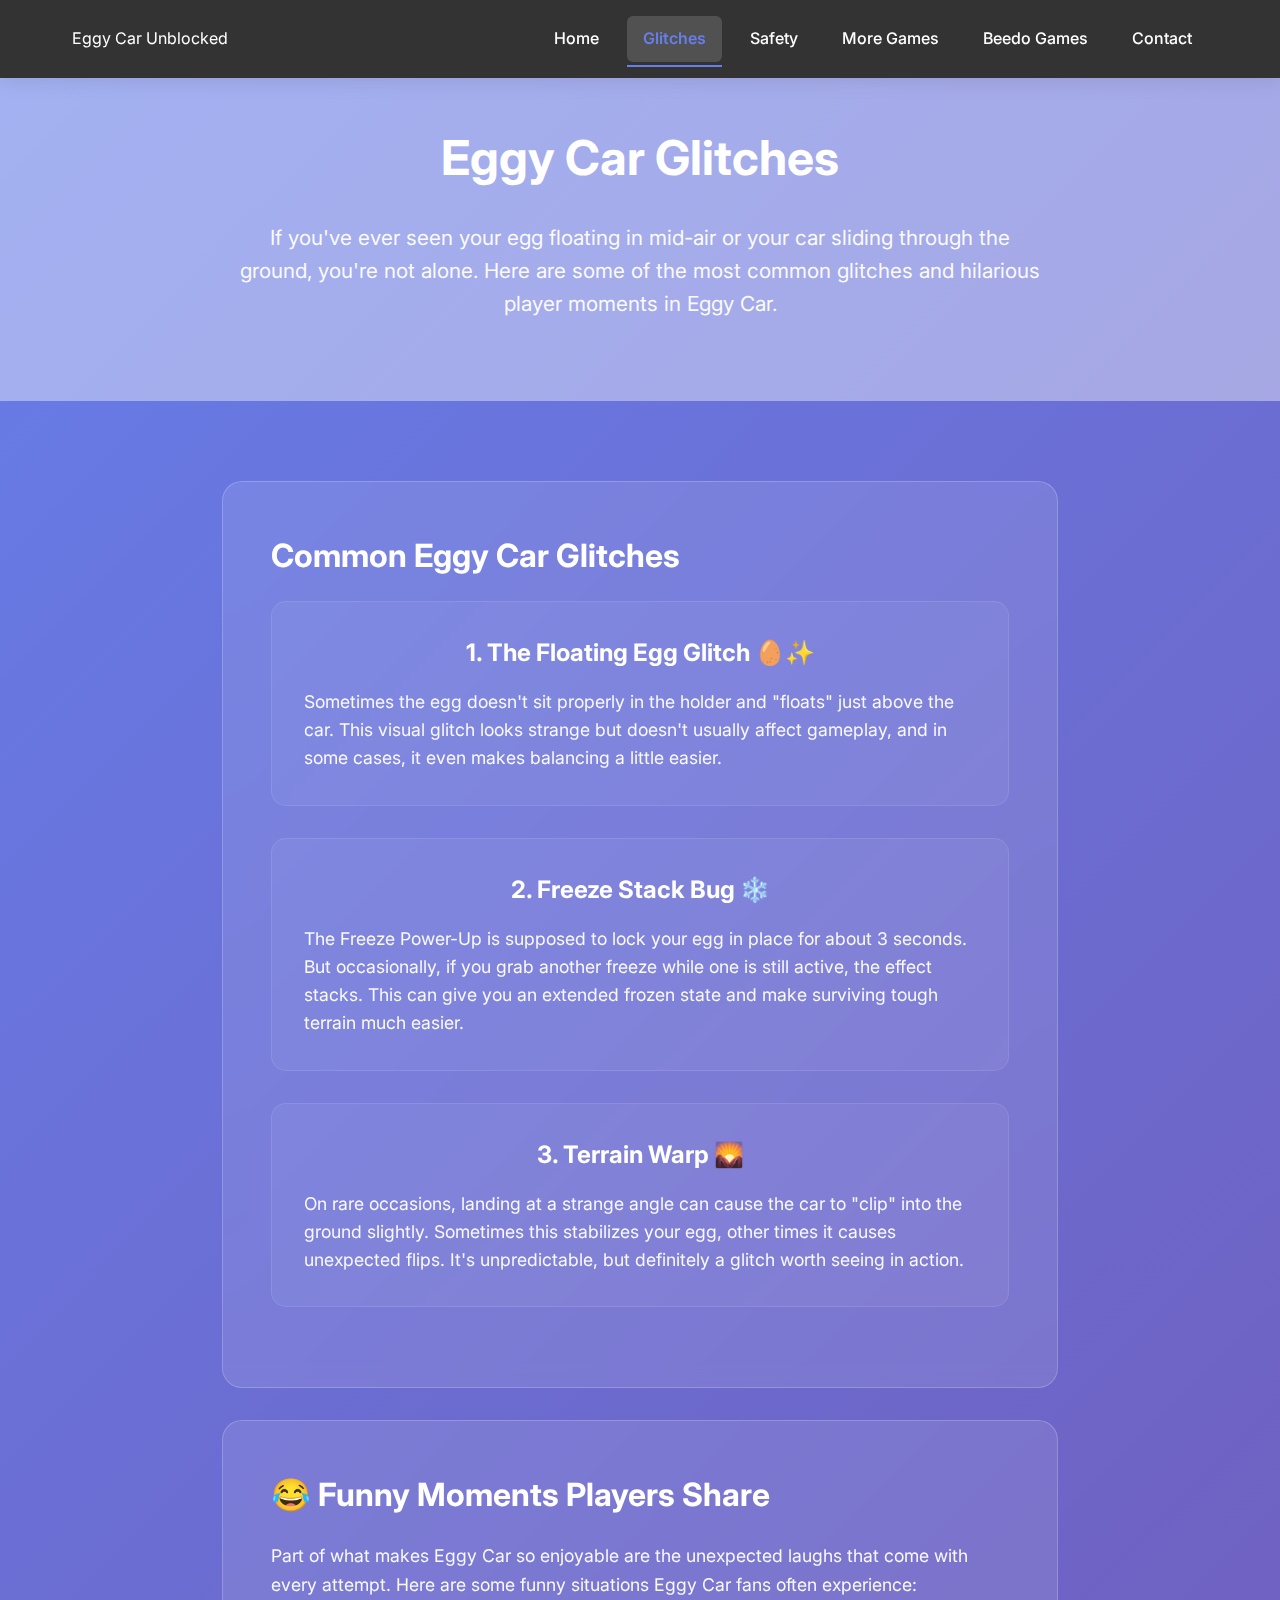
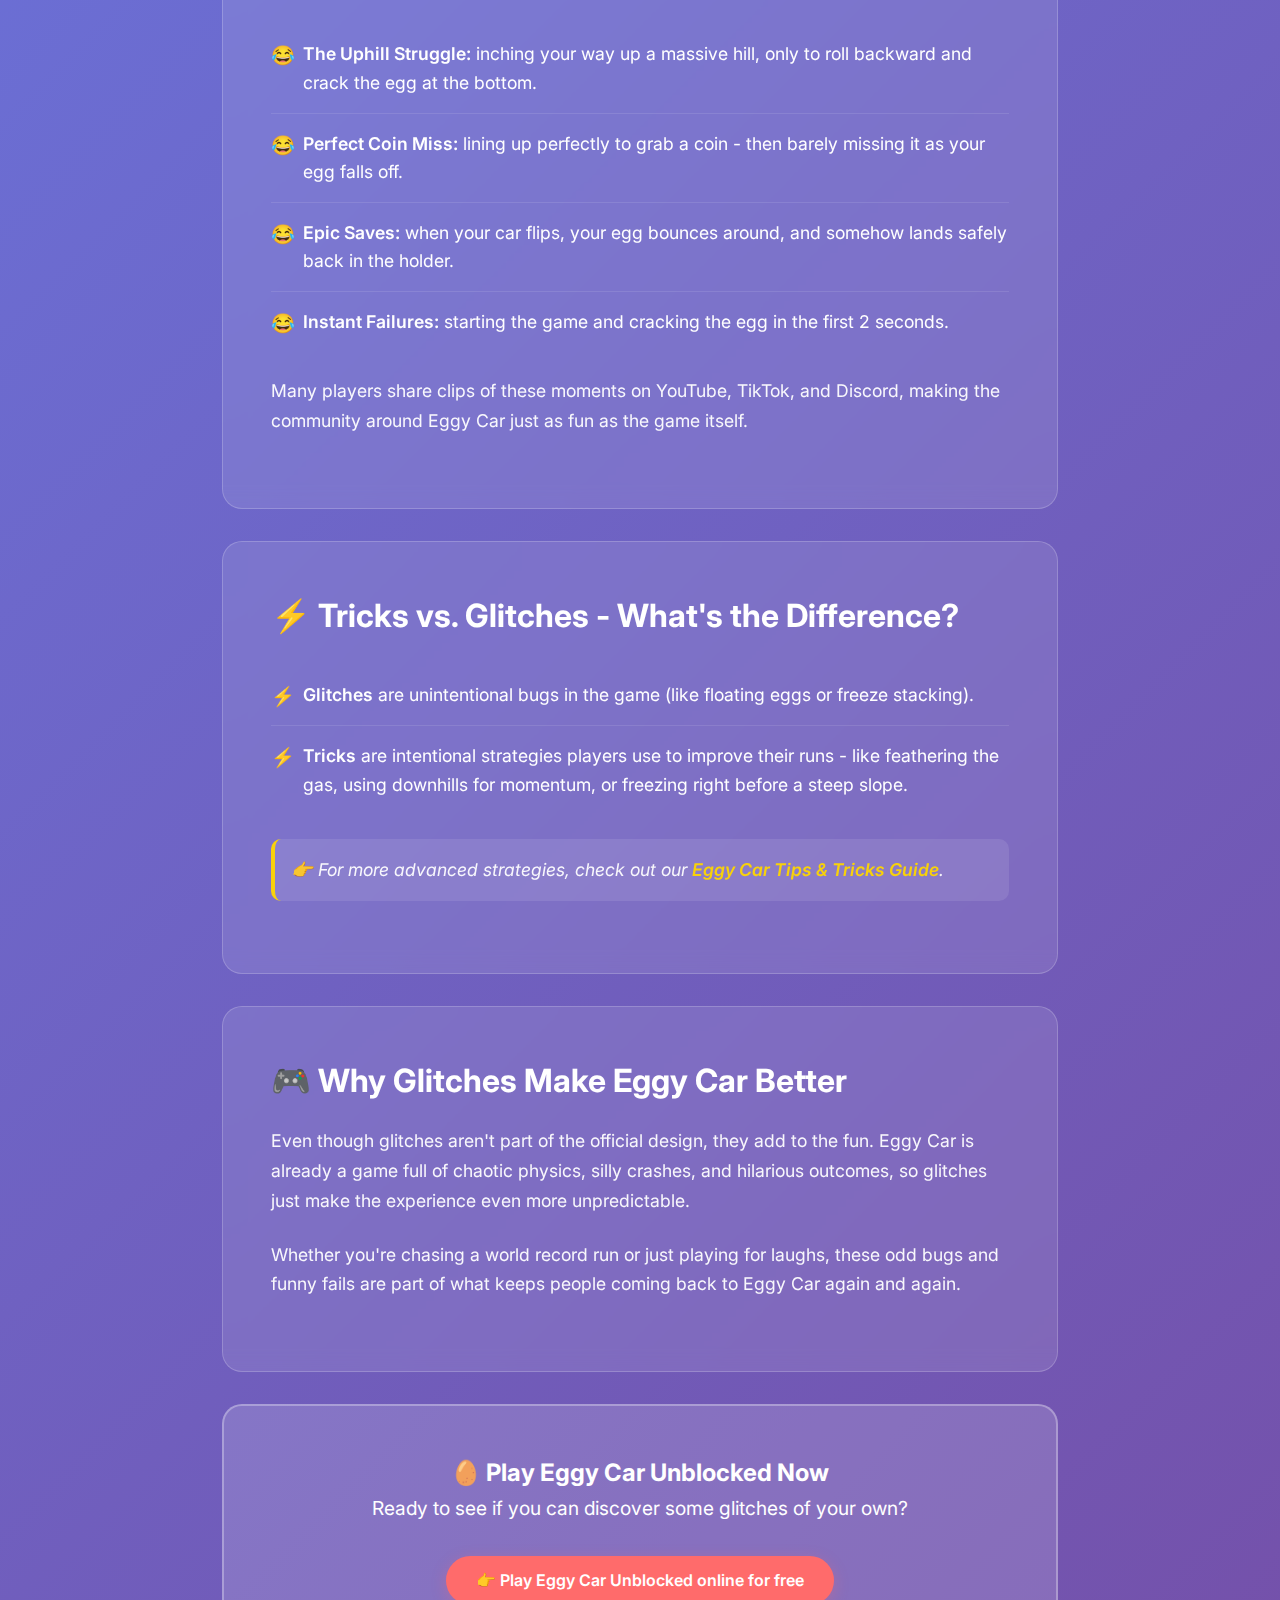
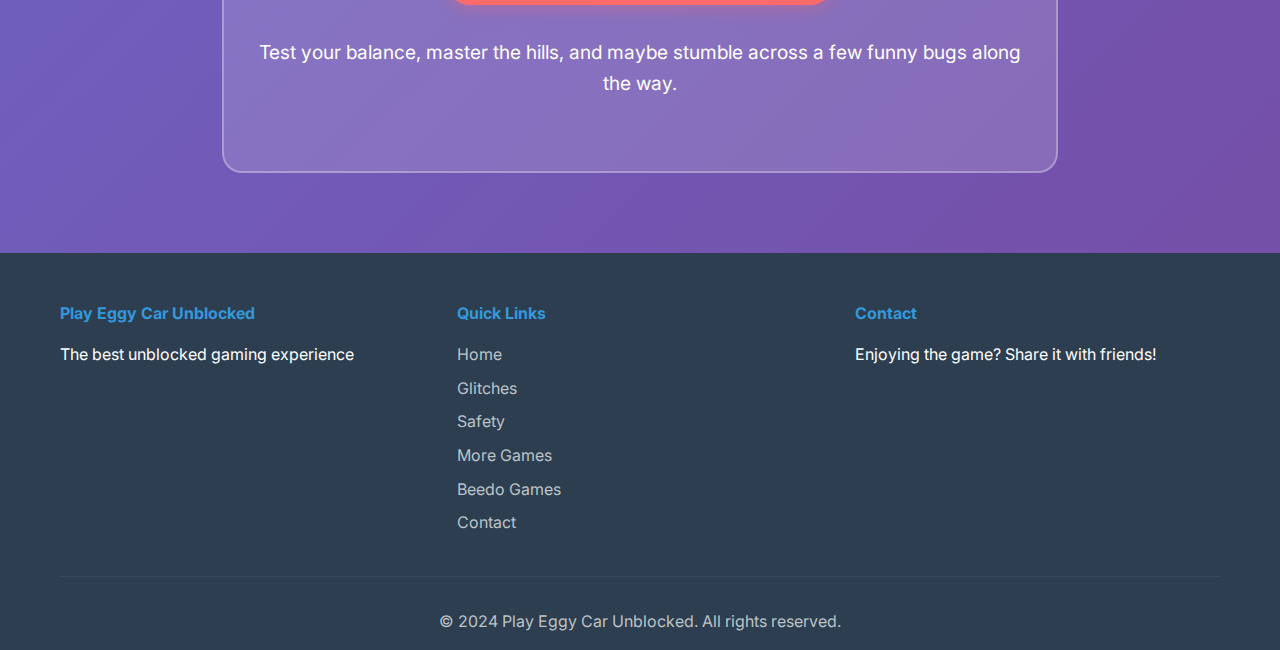
<file: eggy-car-glitches.html>
<!DOCTYPE html>
<html lang="en">
  <head>
    <meta charset="UTF-8" />
    <meta name="viewport" content="width=device-width, initial-scale=1.0" />
    <title>Eggy Car Glitches - Play Eggy Car Unblocked</title>
    <meta
      name="description"
      content="See common Eggy Car glitches, funny moments, and tips. Learn the difference between tricks and bugs while you play Eggy Car Unblocked."
    />
    <link
      rel="canonical"
      href="https://playeggycarunblocked.github.io/eggy-car-glitches.html"
    />
    <link rel="stylesheet" href="styles.css" />
    <link rel="preconnect" href="https://fonts.googleapis.com" />
    <link rel="preconnect" href="https://fonts.gstatic.com" crossorigin />
    <link
      href="https://fonts.googleapis.com/css2?family=Inter:wght@300;400;500;600;700&display=swap"
      rel="stylesheet"
    />
  </head>
  <body>
    <header class="header">
      <nav class="nav">
        <div class="nav-brand">
          <a href="index.html" style="text-decoration: none; color: inherit">
            <span>Eggy Car Unblocked</span>
          </a>
        </div>
        <div class="nav-links">
          <a href="index.html" class="nav-link">Home</a>
          <a href="eggy-car-glitches.html" class="nav-link active">Glitches</a>
          <a href="safety-and-kid-friendly.html" class="nav-link">Safety</a>
          <a href="more-beedo-games.html" class="nav-link">More Games</a>
          <a href="beedo-games.html" class="nav-link">Beedo Games</a>
          <a href="contact.html" class="nav-link">Contact</a>
        </div>
      </nav>
    </header>

    <main>
      <section class="blog-hero">
        <div class="blog-container">
          <div class="blog-header">
            <h1 class="blog-title">Eggy Car Glitches</h1>
            <p class="blog-subtitle">
              If you've ever seen your egg floating in mid-air or your car
              sliding through the ground, you're not alone. Here are some of the
              most common glitches and hilarious player moments in Eggy Car.
            </p>
          </div>
        </div>
      </section>

      <section class="blog-content">
        <div class="blog-container">
          <article class="blog-article">
            <div class="content-section">
              <h2>Common Eggy Car Glitches</h2>

              <div class="glitch-item">
                <h3>1. The Floating Egg Glitch 🥚✨</h3>
                <p>
                  Sometimes the egg doesn't sit properly in the holder and
                  "floats" just above the car. This visual glitch looks strange
                  but doesn't usually affect gameplay, and in some cases, it
                  even makes balancing a little easier.
                </p>
              </div>

              <div class="glitch-item">
                <h3>2. Freeze Stack Bug ❄️</h3>
                <p>
                  The Freeze Power-Up is supposed to lock your egg in place for
                  about 3 seconds. But occasionally, if you grab another freeze
                  while one is still active, the effect stacks. This can give
                  you an extended frozen state and make surviving tough terrain
                  much easier.
                </p>
              </div>

              <div class="glitch-item">
                <h3>3. Terrain Warp 🌄</h3>
                <p>
                  On rare occasions, landing at a strange angle can cause the
                  car to "clip" into the ground slightly. Sometimes this
                  stabilizes your egg, other times it causes unexpected flips.
                  It's unpredictable, but definitely a glitch worth seeing in
                  action.
                </p>
              </div>
            </div>

            <div class="content-section">
              <h2>😂 Funny Moments Players Share</h2>
              <p>
                Part of what makes Eggy Car so enjoyable are the unexpected
                laughs that come with every attempt. Here are some funny
                situations Eggy Car fans often experience:
              </p>
              <ul class="funny-moments-list">
                <li>
                  <strong>The Uphill Struggle:</strong> inching your way up a
                  massive hill, only to roll backward and crack the egg at the
                  bottom.
                </li>
                <li>
                  <strong>Perfect Coin Miss:</strong> lining up perfectly to
                  grab a coin - then barely missing it as your egg falls off.
                </li>
                <li>
                  <strong>Epic Saves:</strong> when your car flips, your egg
                  bounces around, and somehow lands safely back in the holder.
                </li>
                <li>
                  <strong>Instant Failures:</strong> starting the game and
                  cracking the egg in the first 2 seconds.
                </li>
              </ul>
              <p>
                Many players share clips of these moments on YouTube, TikTok,
                and Discord, making the community around Eggy Car just as fun as
                the game itself.
              </p>
            </div>

            <div class="content-section">
              <h2>⚡ Tricks vs. Glitches - What's the Difference?</h2>
              <ul class="tricks-list">
                <li>
                  <strong>Glitches</strong> are unintentional bugs in the game
                  (like floating eggs or freeze stacking).
                </li>
                <li>
                  <strong>Tricks</strong> are intentional strategies players use
                  to improve their runs - like feathering the gas, using
                  downhills for momentum, or freezing right before a steep
                  slope.
                </li>
              </ul>
              <p class="tip-text">
                👉 For more advanced strategies, check out our
                <a href="index.html#about" class="inline-link"
                  >Eggy Car Tips & Tricks Guide</a
                >.
              </p>
            </div>

            <div class="content-section">
              <h2>🎮 Why Glitches Make Eggy Car Better</h2>
              <p>
                Even though glitches aren't part of the official design, they
                add to the fun. Eggy Car is already a game full of chaotic
                physics, silly crashes, and hilarious outcomes, so glitches just
                make the experience even more unpredictable.
              </p>
              <p>
                Whether you're chasing a world record run or just playing for
                laughs, these odd bugs and funny fails are part of what keeps
                people coming back to Eggy Car again and again.
              </p>
            </div>

            <div class="final-cta">
              <h2>🥚 Play Eggy Car Unblocked Now</h2>
              <p>Ready to see if you can discover some glitches of your own?</p>
              <div class="cta-button">
                <a href="index.html#game" class="btn btn-primary"
                  >👉 Play Eggy Car Unblocked online for free</a
                >
              </div>
              <p>
                Test your balance, master the hills, and maybe stumble across a
                few funny bugs along the way.
              </p>
            </div>
          </article>
        </div>
      </section>
    </main>

    <footer class="footer">
      <div class="container">
        <div class="footer-content">
          <div class="footer-section">
            <h4>Play Eggy Car Unblocked</h4>
            <p>The best unblocked gaming experience</p>
          </div>
          <div class="footer-section">
            <h4>Quick Links</h4>
            <ul>
              <li><a href="index.html">Home</a></li>
              <li><a href="eggy-car-glitches.html">Glitches</a></li>
              <li><a href="safety-and-kid-friendly.html">Safety</a></li>
              <li><a href="more-beedo-games.html">More Games</a></li>
              <li><a href="beedo-games.html">Beedo Games</a></li>
              <li><a href="contact.html">Contact</a></li>
            </ul>
          </div>
          <div class="footer-section">
            <h4>Contact</h4>
            <p>Enjoying the game? Share it with friends!</p>
          </div>
        </div>
        <div class="footer-bottom">
          <p>&copy; 2024 Play Eggy Car Unblocked. All rights reserved.</p>
        </div>
      </div>
    </footer>

  </body>
</html>
  </body>
</html>
</file>
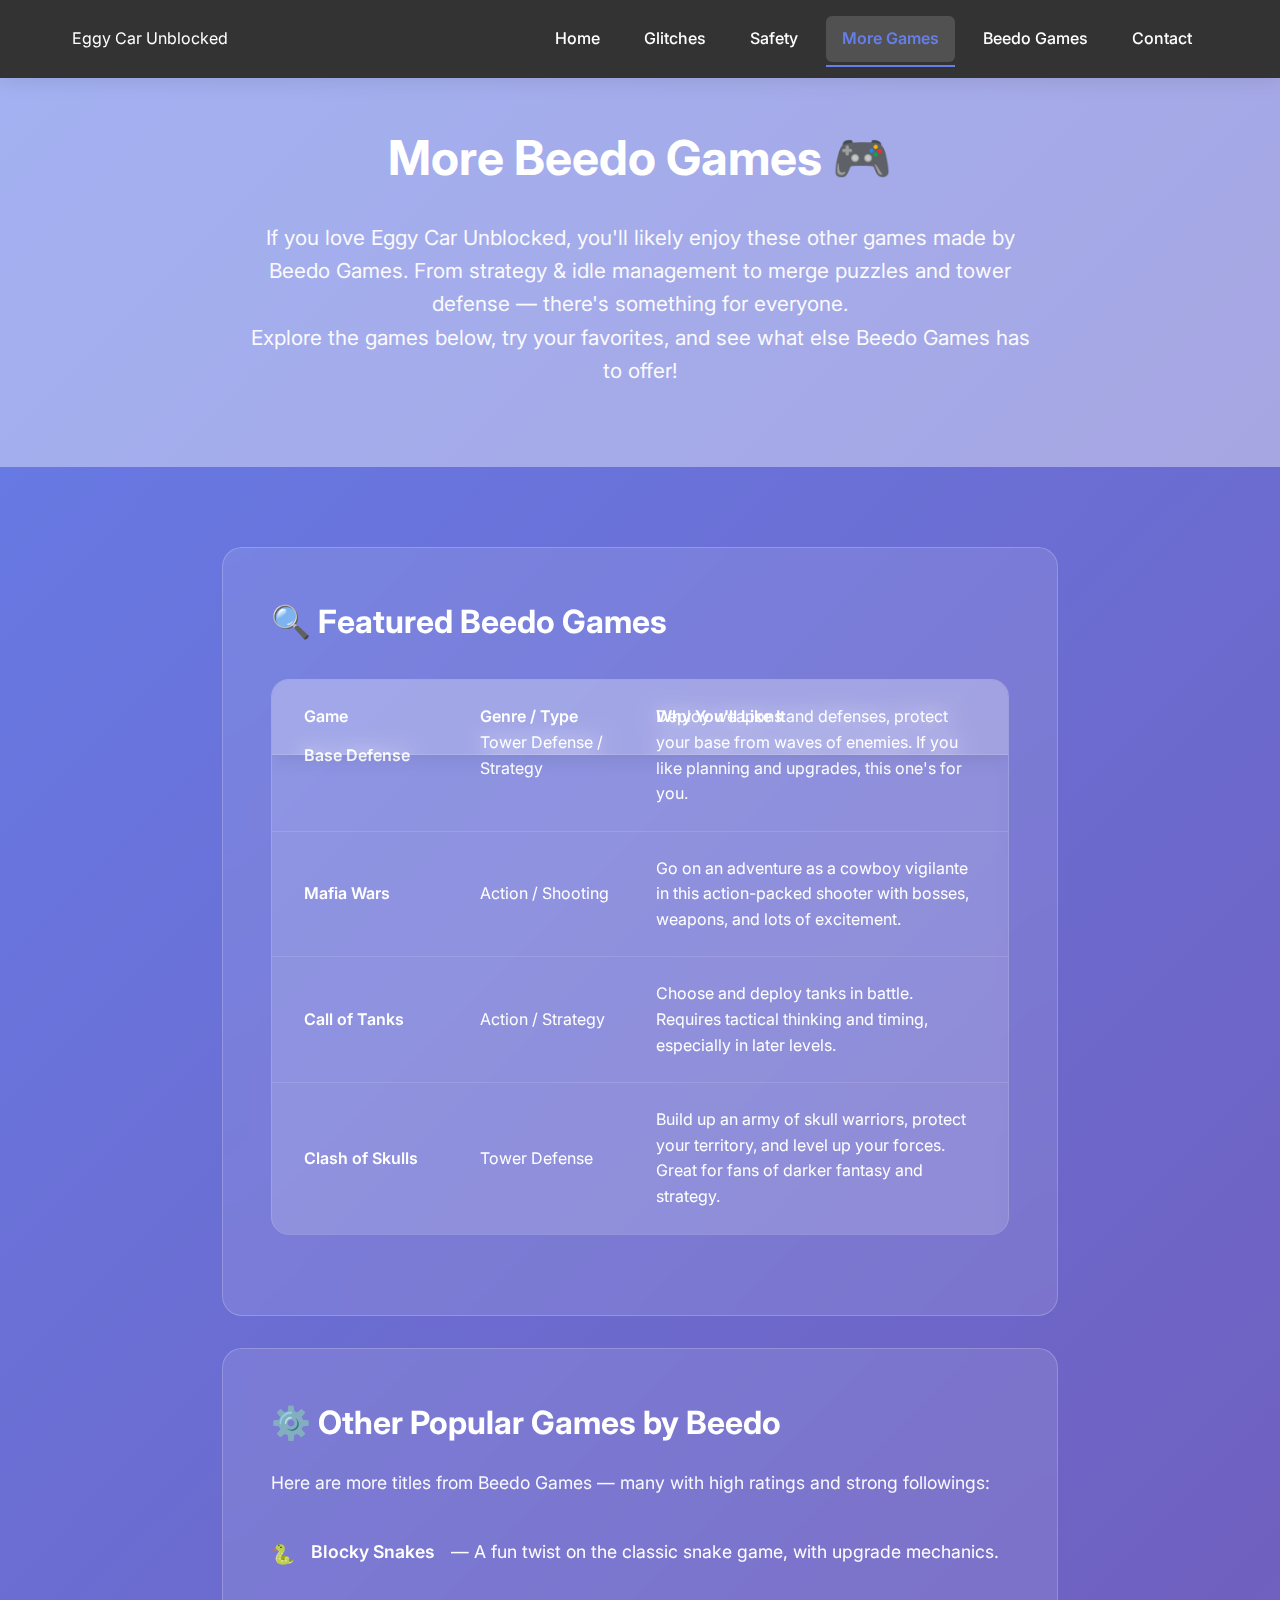
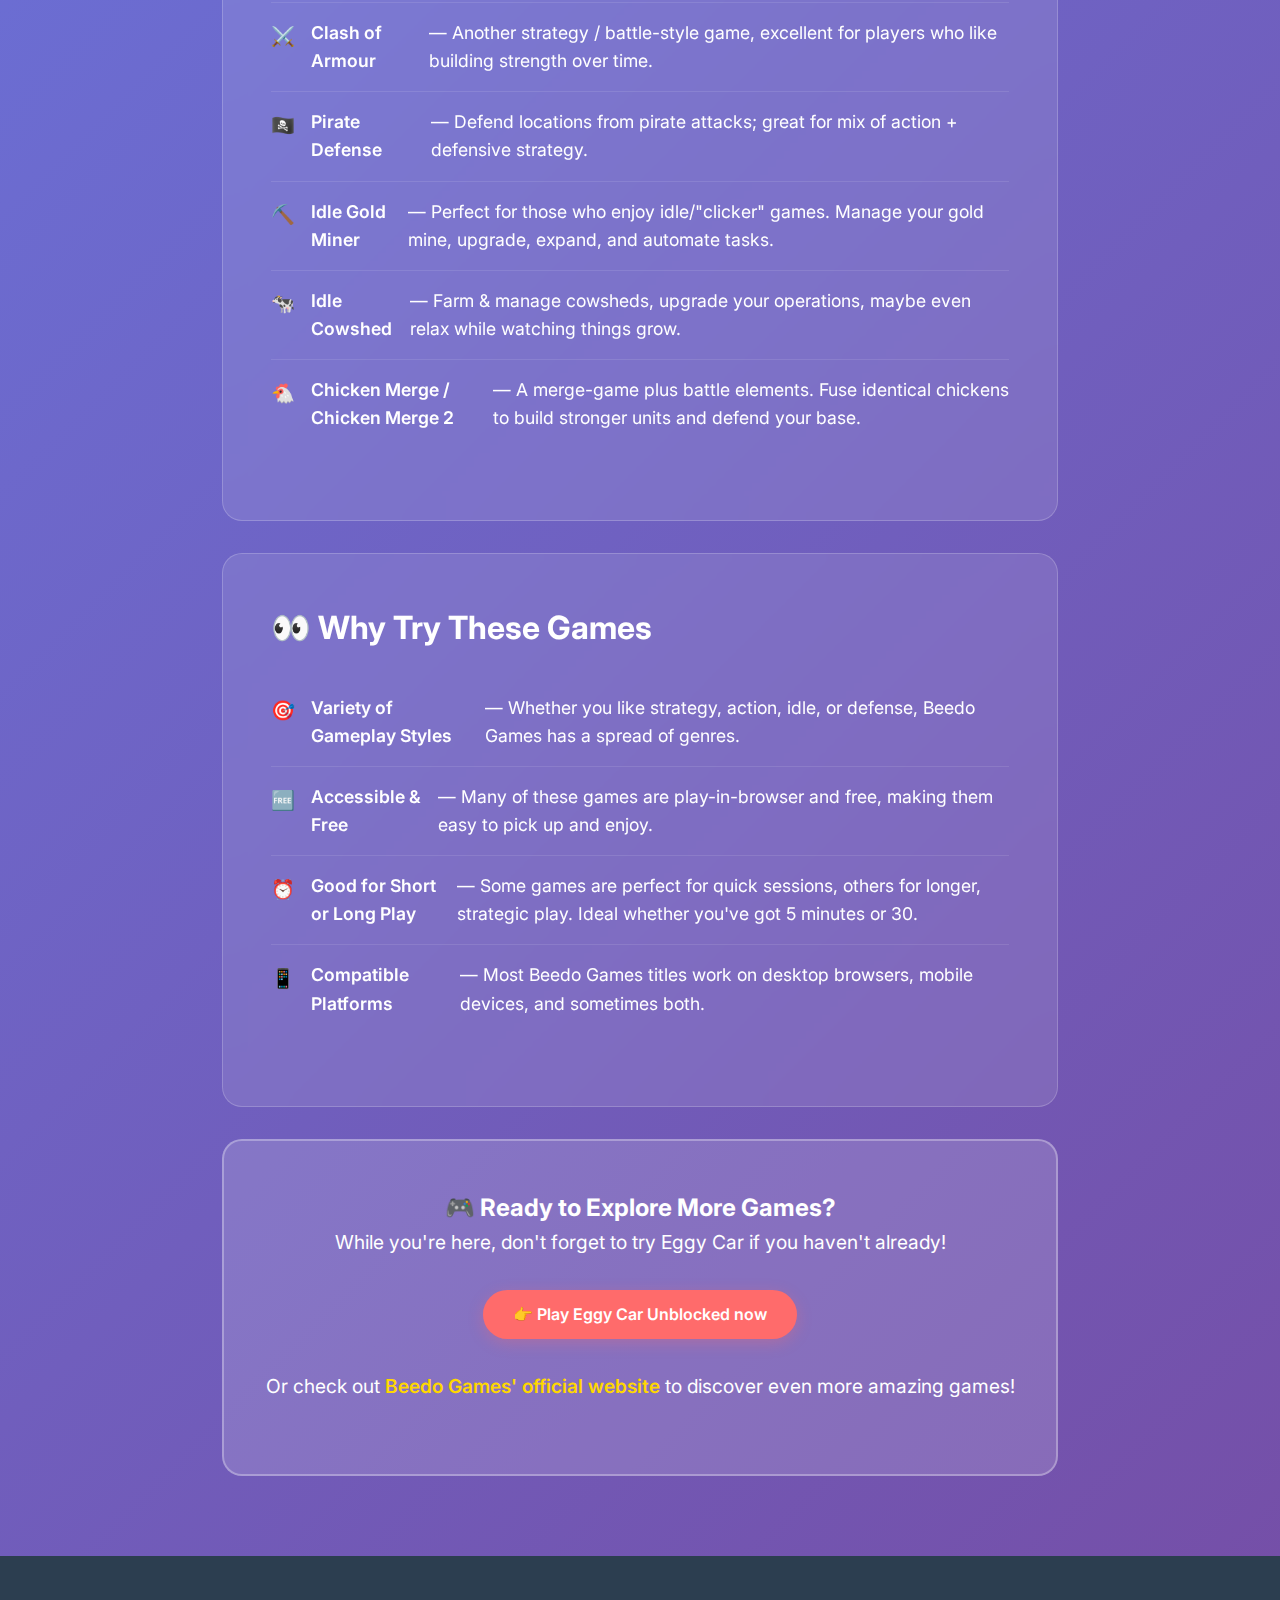
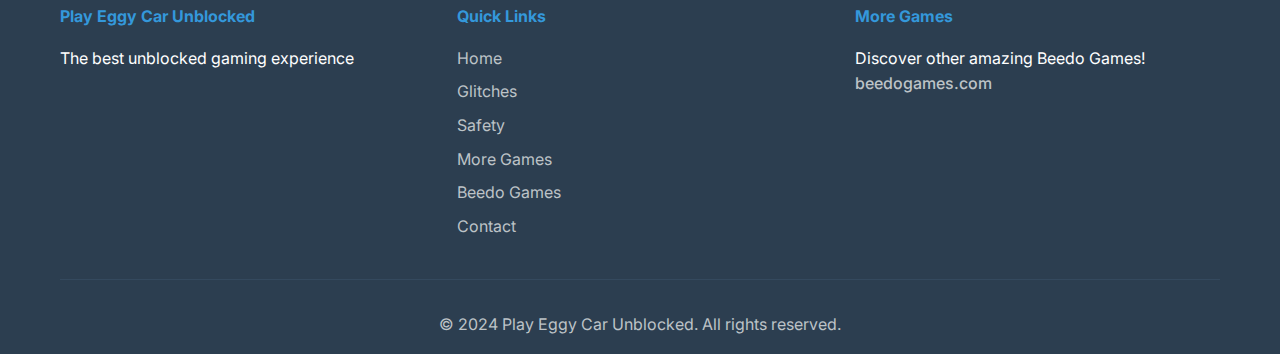
<file: more-beedo-games.html>
<!DOCTYPE html>
<html lang="en">
  <head>
    <meta charset="UTF-8" />
    <meta name="viewport" content="width=device-width, initial-scale=1.0" />
    <title>More Beedo Games - Play Eggy Car Unblocked</title>
    <meta
      name="description"
      content="Explore more games by Beedo Games — tower defense, action, idle, and puzzle titles similar to Eggy Car you can play in your browser."
    />
    <link
      rel="canonical"
      href="https://playeggycarunblocked.github.io/more-beedo-games.html"
    />
    <link rel="stylesheet" href="styles.css" />
    <link rel="preconnect" href="https://fonts.googleapis.com" />
    <link rel="preconnect" href="https://fonts.gstatic.com" crossorigin />
    <link
      href="https://fonts.googleapis.com/css2?family=Inter:wght@300;400;500;600;700&display=swap"
      rel="stylesheet"
    />
  </head>
  <body>
    <header class="header">
      <nav class="nav">
        <div class="nav-brand">
          <a href="index.html" style="text-decoration: none; color: inherit">
            <span>Eggy Car Unblocked</span>
          </a>
        </div>
        <div class="nav-links">
          <a href="index.html" class="nav-link">Home</a>
          <a href="eggy-car-glitches.html" class="nav-link">Glitches</a>
          <a href="safety-and-kid-friendly.html" class="nav-link">Safety</a>
          <a href="more-beedo-games.html" class="nav-link active">More Games</a>
          <a href="beedo-games.html" class="nav-link">Beedo Games</a>
          <a href="contact.html" class="nav-link">Contact</a>
        </div>
      </nav>
    </header>

    <main>
      <section class="blog-hero">
        <div class="blog-container">
          <div class="blog-header">
            <h1 class="blog-title">More Beedo Games 🎮</h1>
            <p class="blog-subtitle">
              If you love Eggy Car Unblocked, you'll likely enjoy these other
              games made by Beedo Games. From strategy & idle management to
              merge puzzles and tower defense — there's something for everyone.
            </p>
            <p class="blog-subtitle">
              Explore the games below, try your favorites, and see what else
              Beedo Games has to offer!
            </p>
          </div>
        </div>
      </section>

      <section class="blog-content">
        <div class="blog-container">
          <article class="blog-article">
            <div class="content-section">
              <h2>🔍 Featured Beedo Games</h2>

              <div class="games-table">
                <div class="game-row header">
                  <div class="game-cell">Game</div>
                  <div class="game-cell">Genre / Type</div>
                  <div class="game-cell">Why You'll Like It</div>
                </div>

                <div class="game-row">
                  <div class="game-cell">
                    <strong>Base Defense</strong>
                  </div>
                  <div class="game-cell">Tower Defense / Strategy</div>
                  <div class="game-cell">
                    Deploy weapons and defenses, protect your base from waves of
                    enemies. If you like planning and upgrades, this one's for
                    you.
                  </div>
                </div>

                <div class="game-row">
                  <div class="game-cell">
                    <strong>Mafia Wars</strong>
                  </div>
                  <div class="game-cell">Action / Shooting</div>
                  <div class="game-cell">
                    Go on an adventure as a cowboy vigilante in this
                    action-packed shooter with bosses, weapons, and lots of
                    excitement.
                  </div>
                </div>

                <div class="game-row">
                  <div class="game-cell">
                    <strong>Call of Tanks</strong>
                  </div>
                  <div class="game-cell">Action / Strategy</div>
                  <div class="game-cell">
                    Choose and deploy tanks in battle. Requires tactical
                    thinking and timing, especially in later levels.
                  </div>
                </div>

                <div class="game-row">
                  <div class="game-cell">
                    <strong>Clash of Skulls</strong>
                  </div>
                  <div class="game-cell">Tower Defense</div>
                  <div class="game-cell">
                    Build up an army of skull warriors, protect your territory,
                    and level up your forces. Great for fans of darker fantasy
                    and strategy.
                  </div>
                </div>
              </div>
            </div>

            <div class="content-section">
              <h2>⚙️ Other Popular Games by Beedo</h2>
              <p>
                Here are more titles from Beedo Games — many with high ratings
                and strong followings:
              </p>

              <ul class="popular-games-list">
                <li>
                  <span class="game-icon">🐍</span>
                  <strong>Blocky Snakes</strong> — A fun twist on the classic
                  snake game, with upgrade mechanics.
                </li>
                <li>
                  <span class="game-icon">⚔️</span>
                  <strong>Clash of Armour</strong> — Another strategy /
                  battle-style game, excellent for players who like building
                  strength over time.
                </li>
                <li>
                  <span class="game-icon">🏴‍☠️</span>
                  <strong>Pirate Defense</strong> — Defend locations from pirate
                  attacks; great for mix of action + defensive strategy.
                </li>
                <li>
                  <span class="game-icon">⛏️</span>
                  <strong>Idle Gold Miner</strong> — Perfect for those who enjoy
                  idle/"clicker" games. Manage your gold mine, upgrade, expand,
                  and automate tasks.
                </li>
                <li>
                  <span class="game-icon">🐄</span>
                  <strong>Idle Cowshed</strong> — Farm & manage cowsheds,
                  upgrade your operations, maybe even relax while watching
                  things grow.
                </li>
                <li>
                  <span class="game-icon">🐔</span>
                  <strong>Chicken Merge / Chicken Merge 2</strong> — A
                  merge-game plus battle elements. Fuse identical chickens to
                  build stronger units and defend your base.
                </li>
              </ul>
            </div>

            <div class="content-section">
              <h2>👀 Why Try These Games</h2>
              <ul class="why-try-list">
                <li>
                  <span class="why-icon">🎯</span>
                  <strong>Variety of Gameplay Styles</strong> — Whether you like
                  strategy, action, idle, or defense, Beedo Games has a spread
                  of genres.
                </li>
                <li>
                  <span class="why-icon">🆓</span>
                  <strong>Accessible & Free</strong> — Many of these games are
                  play-in-browser and free, making them easy to pick up and
                  enjoy.
                </li>
                <li>
                  <span class="why-icon">⏰</span>
                  <strong>Good for Short or Long Play</strong> — Some games are
                  perfect for quick sessions, others for longer, strategic play.
                  Ideal whether you've got 5 minutes or 30.
                </li>
                <li>
                  <span class="why-icon">📱</span>
                  <strong>Compatible Platforms</strong> — Most Beedo Games
                  titles work on desktop browsers, mobile devices, and sometimes
                  both.
                </li>
              </ul>
            </div>

            <div class="final-cta">
              <h2>🎮 Ready to Explore More Games?</h2>
              <p>
                While you're here, don't forget to try Eggy Car if you haven't
                already!
              </p>
              <div class="cta-button">
                <a href="index.html#game" class="btn btn-primary"
                  >👉 Play Eggy Car Unblocked now</a
                >
              </div>
              <p>
                Or check out
                <a
                  href="https://beedogames.com"
                  class="inline-link"
                  target="_blank"
                  rel="noopener"
                  >Beedo Games' official website</a
                >
                to discover even more amazing games!
              </p>
            </div>
          </article>
        </div>
      </section>
    </main>

    <footer class="footer">
      <div class="container">
        <div class="footer-content">
          <div class="footer-section">
            <h4>Play Eggy Car Unblocked</h4>
            <p>The best unblocked gaming experience</p>
          </div>
          <div class="footer-section">
            <h4>Quick Links</h4>
            <ul>
              <li><a href="index.html">Home</a></li>
              <li><a href="eggy-car-glitches.html">Glitches</a></li>
              <li><a href="safety-and-kid-friendly.html">Safety</a></li>
              <li><a href="more-beedo-games.html">More Games</a></li>
              <li><a href="beedo-games.html">Beedo Games</a></li>
              <li><a href="contact.html">Contact</a></li>
            </ul>
          </div>
          <div class="footer-section">
            <h4>More Games</h4>
            <p>Discover other amazing Beedo Games!</p>
            <p>
              <a
                href="https://beedogames.com"
                class="footer-email"
                target="_blank"
                rel="noopener"
                >beedogames.com</a
              >
            </p>
          </div>
        </div>
        <div class="footer-bottom">
          <p>&copy; 2024 Play Eggy Car Unblocked. All rights reserved.</p>
        </div>
      </div>
    </footer>

  </body>
</html>
</file>
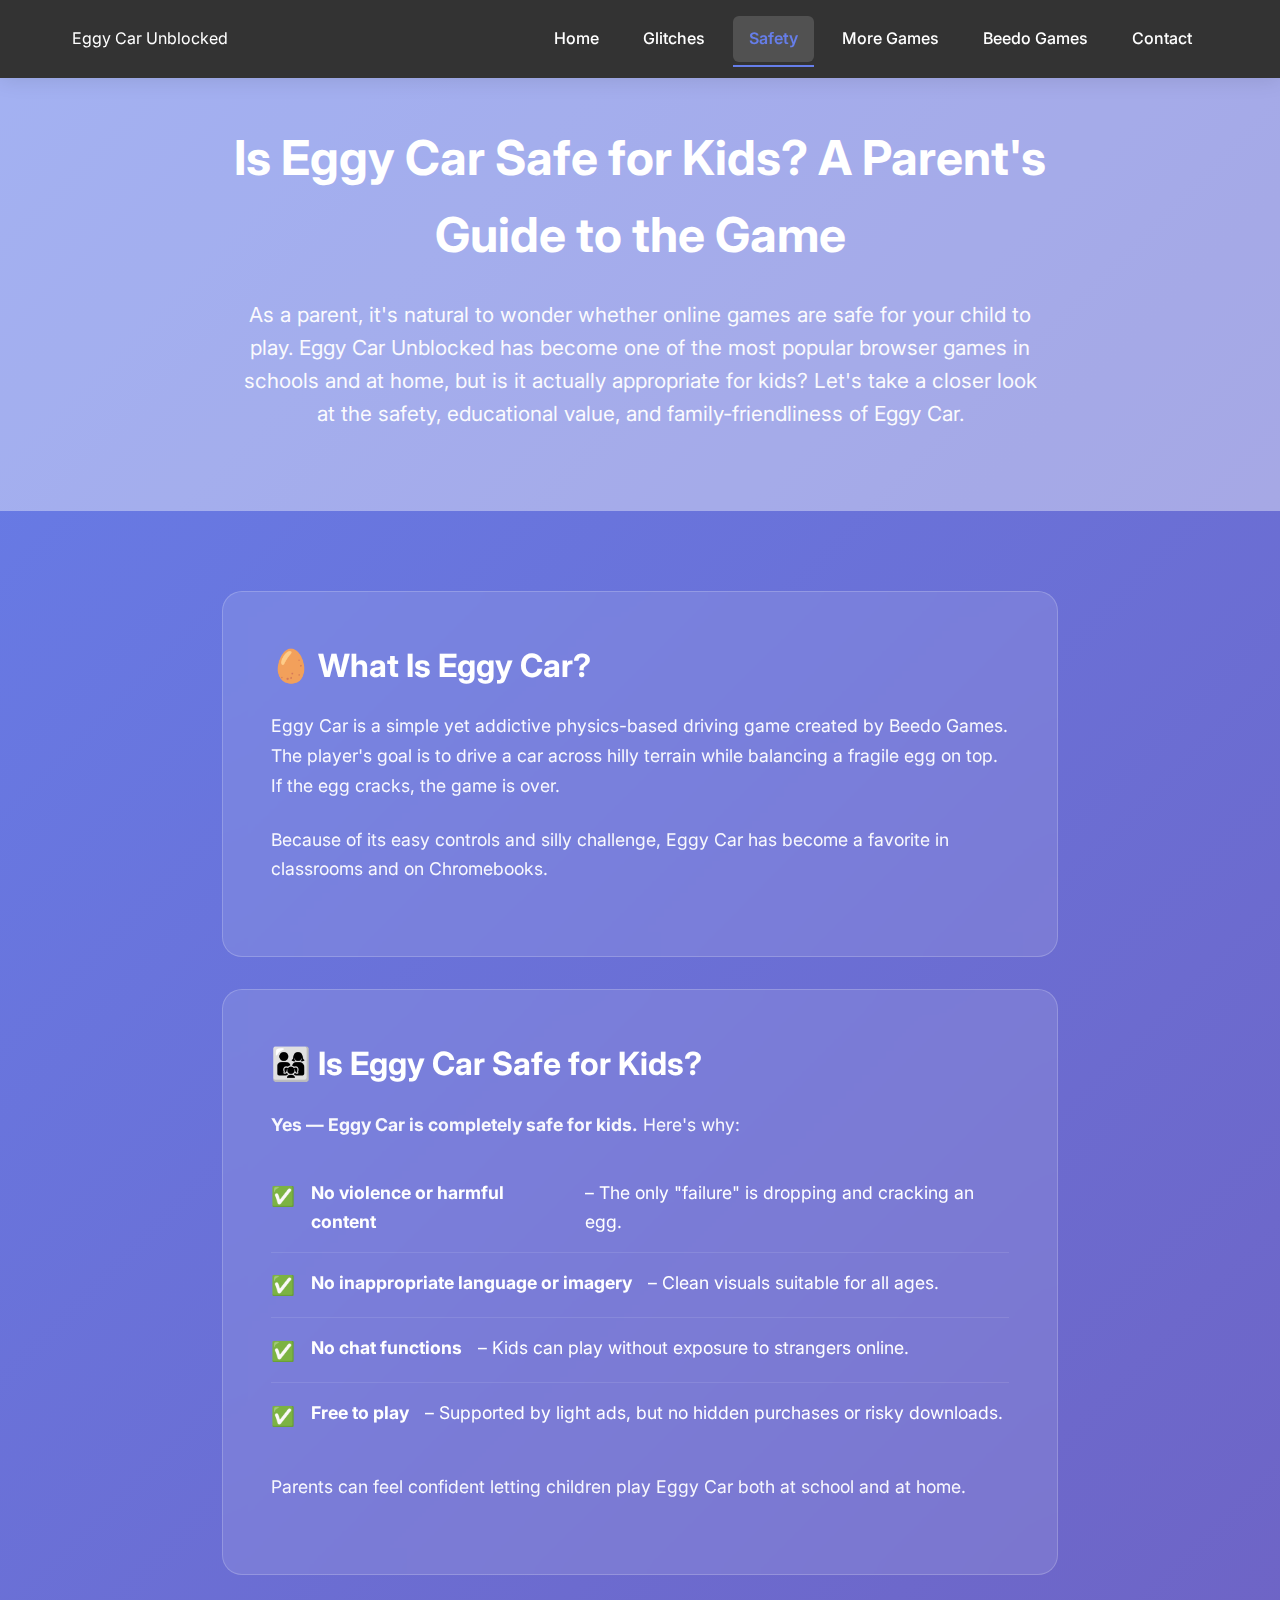
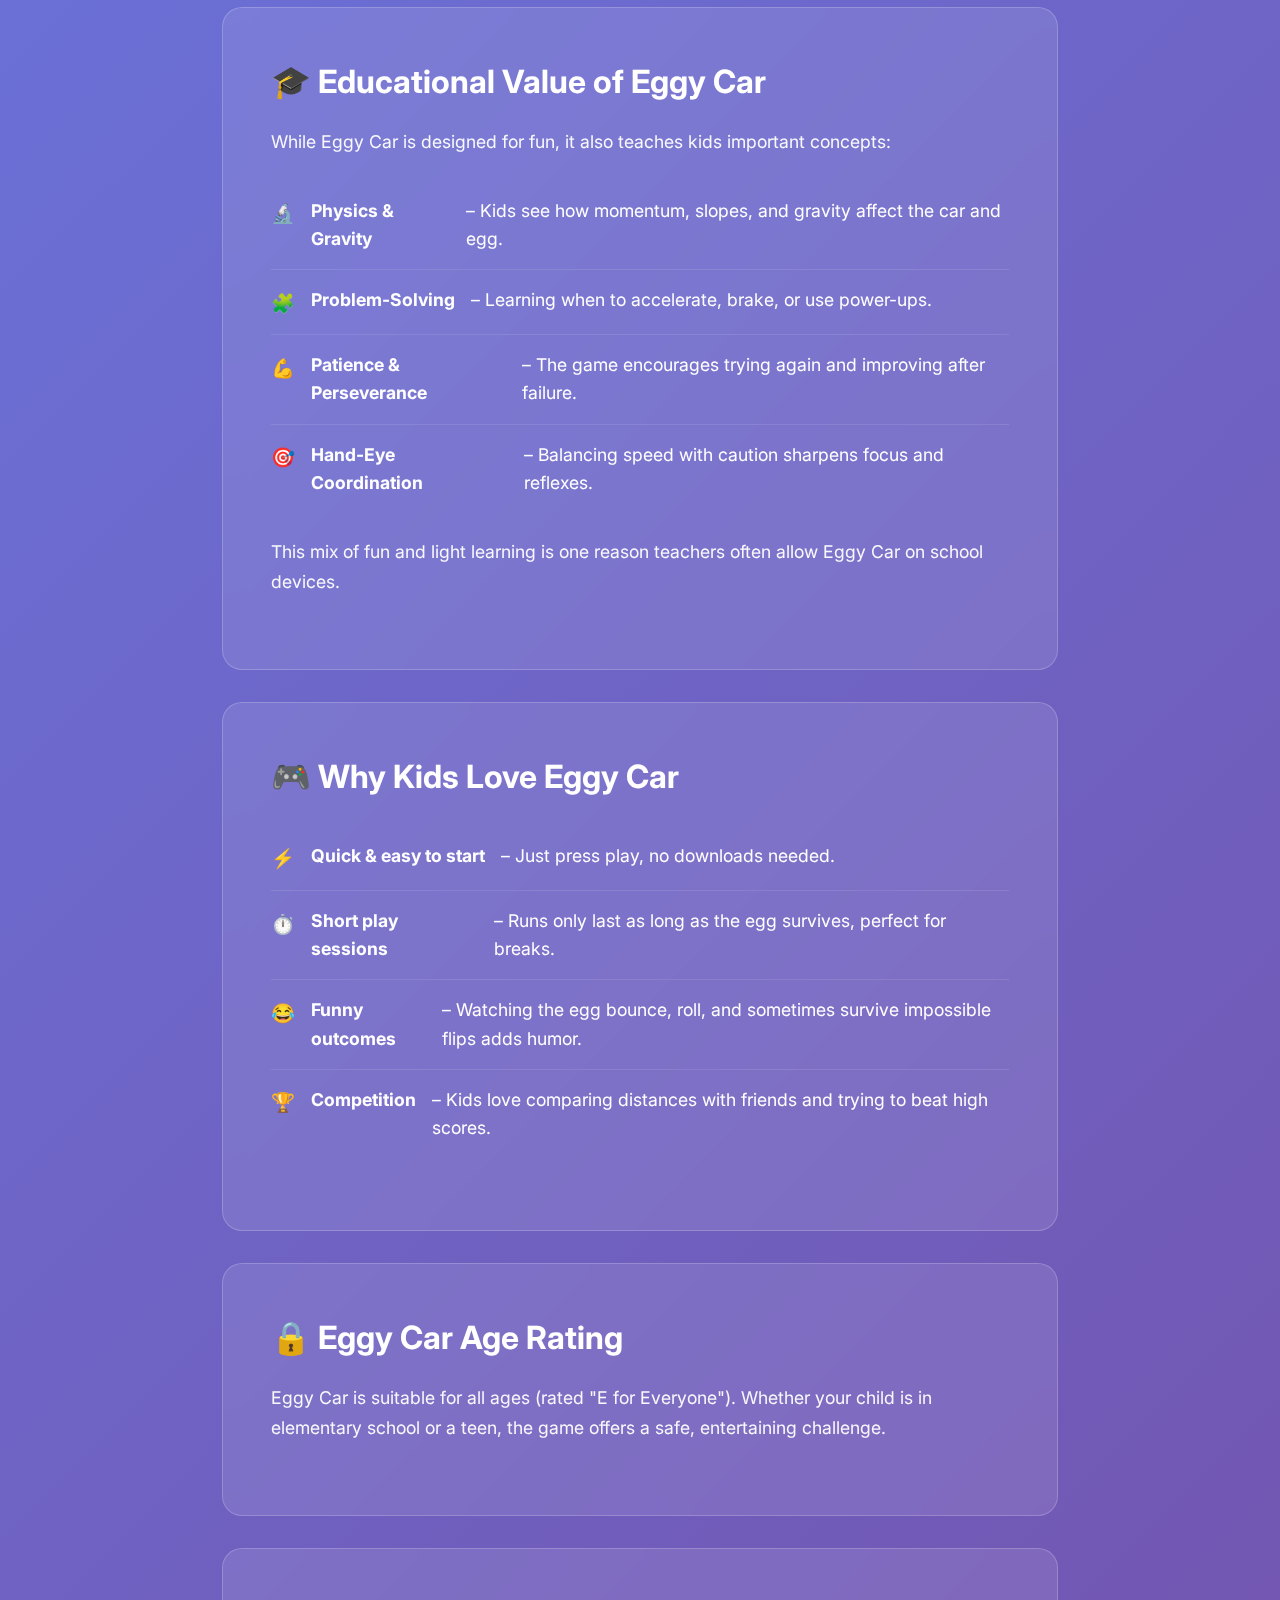
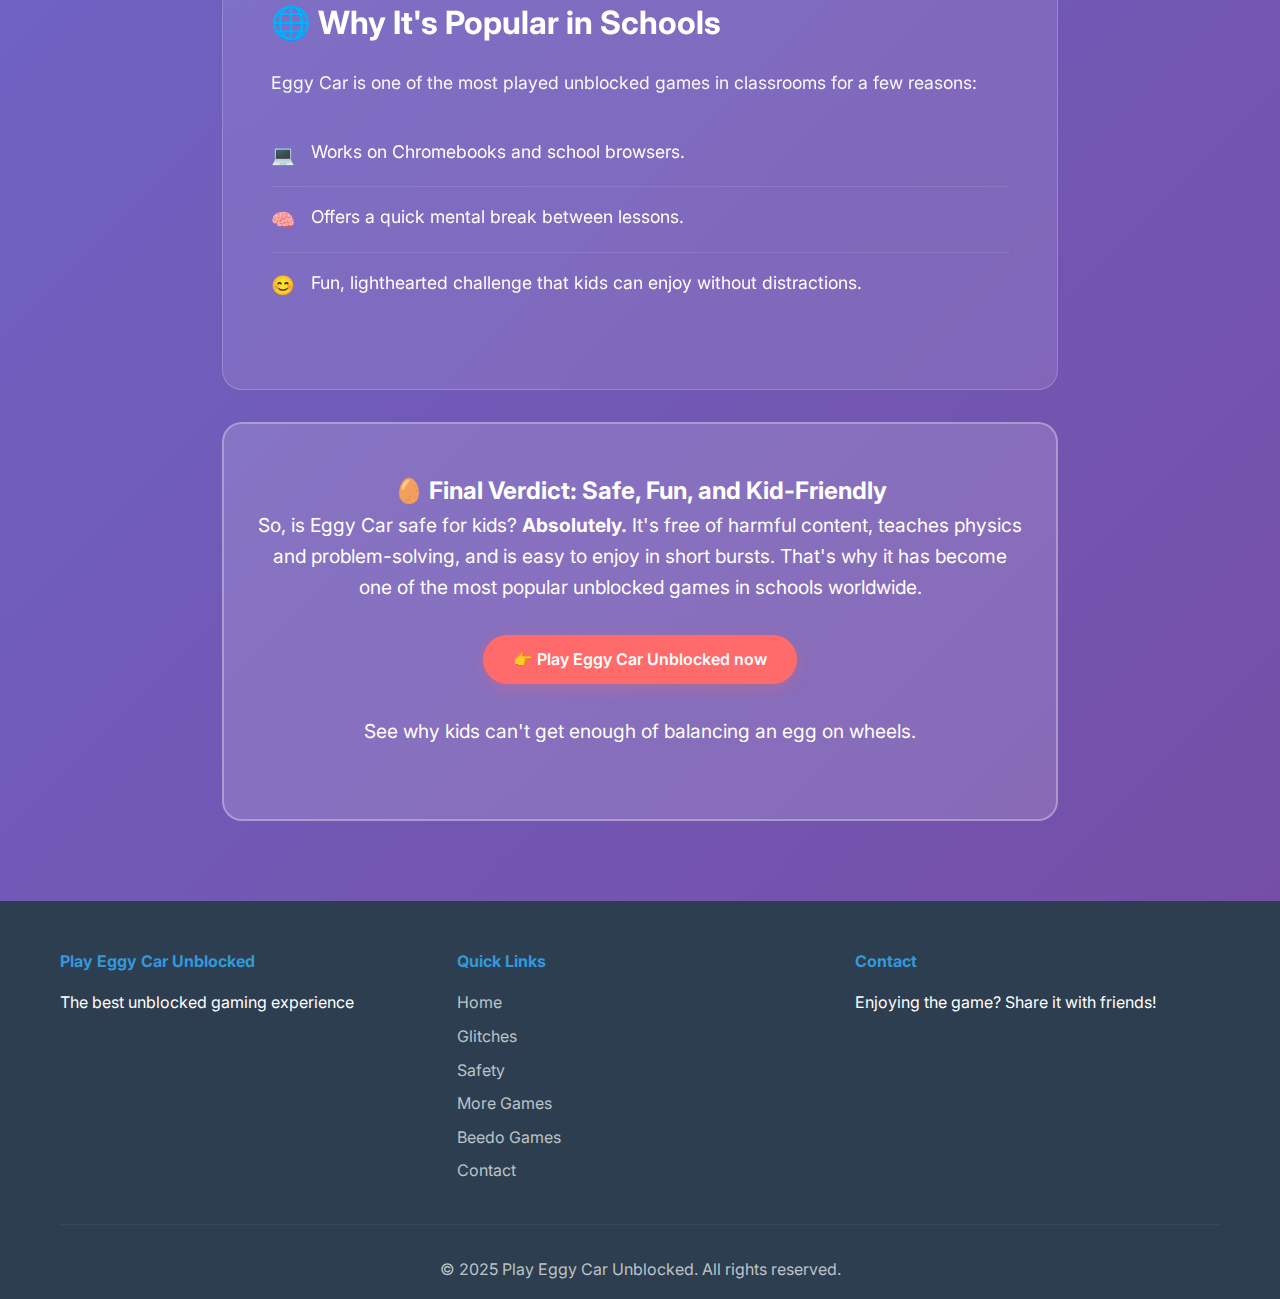
<file: safety-and-kid-friendly.html>
<!DOCTYPE html>
<html lang="en">
  <head>
    <meta charset="UTF-8" />
    <meta name="viewport" content="width=device-width, initial-scale=1.0" />
    <title>Is Eggy Car Safe for Kids? - Play Eggy Car Unblocked</title>
    <meta
      name="description"
      content="Parent’s guide to Eggy Car safety, age rating, classroom use, and learning benefits. Find out if it’s kid‑friendly and play safely online."
    />
    <link
      rel="canonical"
      href="https://playeggycarunblocked.github.io/safety-and-kid-friendly.html"
    />
    <link rel="stylesheet" href="styles.css" />
    <link rel="preconnect" href="https://fonts.googleapis.com" />
    <link rel="preconnect" href="https://fonts.gstatic.com" crossorigin />
    <link
      href="https://fonts.googleapis.com/css2?family=Inter:wght@300;400;500;600;700&display=swap"
      rel="stylesheet"
    />
  </head>
  <body>
    <header class="header">
      <nav class="nav">
        <div class="nav-brand">
          <a href="index.html" style="text-decoration: none; color: inherit">
            <span>Eggy Car Unblocked</span>
          </a>
        </div>
        <div class="nav-links">
          <a href="index.html" class="nav-link">Home</a>
          <a href="eggy-car-glitches.html" class="nav-link">Glitches</a>
          <a href="safety-and-kid-friendly.html" class="nav-link active"
            >Safety</a
          >
          <a href="more-beedo-games.html" class="nav-link">More Games</a>
          <a href="beedo-games.html" class="nav-link">Beedo Games</a>
          <a href="contact.html" class="nav-link">Contact</a>
        </div>
      </nav>
    </header>

    <main>
      <section class="blog-hero">
        <div class="blog-container">
          <div class="blog-header">
            <h1 class="blog-title">
              Is Eggy Car Safe for Kids? A Parent's Guide to the Game
            </h1>
            <p class="blog-subtitle">
              As a parent, it's natural to wonder whether online games are safe
              for your child to play. Eggy Car Unblocked has become one of the
              most popular browser games in schools and at home, but is it
              actually appropriate for kids? Let's take a closer look at the
              safety, educational value, and family-friendliness of Eggy Car.
            </p>
          </div>
        </div>
      </section>

      <section class="blog-content">
        <div class="blog-container">
          <article class="blog-article">
            <div class="content-section">
              <h2>🥚 What Is Eggy Car?</h2>
              <p>
                Eggy Car is a simple yet addictive physics-based driving game
                created by Beedo Games. The player's goal is to drive a car
                across hilly terrain while balancing a fragile egg on top. If
                the egg cracks, the game is over.
              </p>
              <p>
                Because of its easy controls and silly challenge, Eggy Car has
                become a favorite in classrooms and on Chromebooks.
              </p>
            </div>

            <div class="content-section">
              <h2>👨‍👩‍👧 Is Eggy Car Safe for Kids?</h2>
              <p>
                <strong>Yes — Eggy Car is completely safe for kids.</strong>
                Here's why:
              </p>
              <ul class="safety-list">
                <li>
                  <span class="safety-icon">✅</span>
                  <strong>No violence or harmful content</strong> – The only
                  "failure" is dropping and cracking an egg.
                </li>
                <li>
                  <span class="safety-icon">✅</span>
                  <strong>No inappropriate language or imagery</strong> – Clean
                  visuals suitable for all ages.
                </li>
                <li>
                  <span class="safety-icon">✅</span>
                  <strong>No chat functions</strong> – Kids can play without
                  exposure to strangers online.
                </li>
                <li>
                  <span class="safety-icon">✅</span>
                  <strong>Free to play</strong> – Supported by light ads, but no
                  hidden purchases or risky downloads.
                </li>
              </ul>
              <p>
                Parents can feel confident letting children play Eggy Car both
                at school and at home.
              </p>
            </div>

            <div class="content-section">
              <h2>🎓 Educational Value of Eggy Car</h2>
              <p>
                While Eggy Car is designed for fun, it also teaches kids
                important concepts:
              </p>
              <ul class="education-list">
                <li>
                  <span class="education-icon">🔬</span>
                  <strong>Physics & Gravity</strong> – Kids see how momentum,
                  slopes, and gravity affect the car and egg.
                </li>
                <li>
                  <span class="education-icon">🧩</span>
                  <strong>Problem-Solving</strong> – Learning when to
                  accelerate, brake, or use power-ups.
                </li>
                <li>
                  <span class="education-icon">💪</span>
                  <strong>Patience & Perseverance</strong> – The game encourages
                  trying again and improving after failure.
                </li>
                <li>
                  <span class="education-icon">🎯</span>
                  <strong>Hand-Eye Coordination</strong> – Balancing speed with
                  caution sharpens focus and reflexes.
                </li>
              </ul>
              <p>
                This mix of fun and light learning is one reason teachers often
                allow Eggy Car on school devices.
              </p>
            </div>

            <div class="content-section">
              <h2>🎮 Why Kids Love Eggy Car</h2>
              <ul class="kids-love-list">
                <li>
                  <span class="love-icon">⚡</span>
                  <strong>Quick & easy to start</strong> – Just press play, no
                  downloads needed.
                </li>
                <li>
                  <span class="love-icon">⏱️</span>
                  <strong>Short play sessions</strong> – Runs only last as long
                  as the egg survives, perfect for breaks.
                </li>
                <li>
                  <span class="love-icon">😂</span>
                  <strong>Funny outcomes</strong> – Watching the egg bounce,
                  roll, and sometimes survive impossible flips adds humor.
                </li>
                <li>
                  <span class="love-icon">🏆</span>
                  <strong>Competition</strong> – Kids love comparing distances
                  with friends and trying to beat high scores.
                </li>
              </ul>
            </div>

            <div class="content-section">
              <h2>🔒 Eggy Car Age Rating</h2>
              <p>
                Eggy Car is suitable for all ages (rated "E for Everyone").
                Whether your child is in elementary school or a teen, the game
                offers a safe, entertaining challenge.
              </p>
            </div>

            <div class="content-section">
              <h2>🌐 Why It's Popular in Schools</h2>
              <p>
                Eggy Car is one of the most played unblocked games in classrooms
                for a few reasons:
              </p>
              <ul class="school-list">
                <li>
                  <span class="school-icon">💻</span>
                  Works on Chromebooks and school browsers.
                </li>
                <li>
                  <span class="school-icon">🧠</span>
                  Offers a quick mental break between lessons.
                </li>
                <li>
                  <span class="school-icon">😊</span>
                  Fun, lighthearted challenge that kids can enjoy without
                  distractions.
                </li>
              </ul>
            </div>

            <div class="final-cta">
              <h2>🥚 Final Verdict: Safe, Fun, and Kid-Friendly</h2>
              <p>
                So, is Eggy Car safe for kids? <strong>Absolutely.</strong> It's
                free of harmful content, teaches physics and problem-solving,
                and is easy to enjoy in short bursts. That's why it has become
                one of the most popular unblocked games in schools worldwide.
              </p>
              <div class="cta-button">
                <a href="index.html#game" class="btn btn-primary"
                  >👉 Play Eggy Car Unblocked now</a
                >
              </div>
              <p>
                See why kids can't get enough of balancing an egg on wheels.
              </p>
            </div>
          </article>
        </div>
      </section>
    </main>

    <footer class="footer">
      <div class="container">
        <div class="footer-content">
          <div class="footer-section">
            <h4>Play Eggy Car Unblocked</h4>
            <p>The best unblocked gaming experience</p>
          </div>
          <div class="footer-section">
            <h4>Quick Links</h4>
            <ul>
              <li><a href="index.html">Home</a></li>
              <li><a href="eggy-car-glitches.html">Glitches</a></li>
              <li><a href="safety-and-kid-friendly.html">Safety</a></li>
              <li><a href="more-beedo-games.html">More Games</a></li>
              <li><a href="beedo-games.html">Beedo Games</a></li>
              <li><a href="contact.html">Contact</a></li>
            </ul>
          </div>
          <div class="footer-section">
            <h4>Contact</h4>
            <p>Enjoying the game? Share it with friends!</p>
          </div>
        </div>
        <div class="footer-bottom">
          <p>&copy; 2025 Play Eggy Car Unblocked. All rights reserved.</p>
        </div>
      </div>
    </footer>

  </body>
</html>
</file>
<file: styles.css>
/* Reset and base styles */
* {
  margin: 0;
  padding: 0;
  box-sizing: border-box;
}

body {
  font-family: "Inter", -apple-system, BlinkMacSystemFont, "Segoe UI", Roboto,
    sans-serif;
  line-height: 1.6;
  color: #111;
  background: linear-gradient(135deg, #667eea 0%, #764ba2 100%);
  min-height: 100vh;
}

.container {
  max-width: 1200px;
  margin: 0 auto;
  padding: 0 20px;
}

/* Header */
.header {
  background: #333;
  backdrop-filter: blur(10px);
  position: fixed;
  top: 0;
  left: 0;
  right: 0;
  z-index: 1000;
  box-shadow: 0 2px 20px rgba(0, 0, 0, 0.1);
}

.nav {
  display: flex;
  justify-content: space-between;
  align-items: center;
  padding: 1rem 2rem;
  max-width: 1200px;
  margin: 0 auto;
  color: white;
}

.nav-brand h1 {
  color: #fff;
  font-size: 1.5rem;
  font-weight: 700;
}

/* Ensure span variant inherits white on dark header */
.nav-brand span {
  color: #fff;
}

.nav-links {
  display: flex;
  gap: 0.5rem;
  flex-wrap: wrap;
}

.nav-link {
  text-decoration: none;
  color: #fff;
  font-weight: 500;
  transition: color 0.3s ease;
  position: relative;
  display: inline-flex;
  justify-content: center;
  align-items: center;
  width: 200px;
  padding: 8px 12px;
  background: none;
  border-radius: 8px;
}

/* Desktop nav polish */
@media (min-width: 1200px) {
  .nav {
    padding: 1rem 2rem;
  }

  .nav-links {
    flex-wrap: nowrap;
    gap: 0.75rem;
  }

  .nav-link {
    width: auto;
    padding: 10px 16px;
    border-radius: 6px;
    background: transparent;
  }

  .nav-link:hover,
  .nav-link:focus {
    background: rgba(255, 255, 255, 0.1);
  }

  .nav-link.active {
    background: rgba(255, 255, 255, 0.15);
  }
}

.nav-link:hover {
  color: #667eea;
}

.nav-link::after {
  content: "";
  position: absolute;
  bottom: -5px;
  left: 0;
  width: 0;
  height: 2px;
  background: #667eea;
  transition: width 0.3s ease;
}

.nav-link:hover::after {
  width: 100%;
}

/* Hero Section */
.hero {
  padding: 120px 0 80px;
  display: flex;
  align-items: center;
  justify-content: center;
  min-height: 100vh;
  background: linear-gradient(135deg, #667eea 0%, #764ba2 100%);
  color: #fff;
  position: relative;
}

.hero::before {
  content: "";
  position: absolute;
  top: 0;
  left: 0;
  right: 0;
  bottom: 0;
  background: linear-gradient(135deg, #667eea 0%, #764ba2 100%);
  z-index: 1;
}

.hero-container {
  display: flex;
  align-items: center;
  max-width: 1200px;
  width: 100%;
  padding: 0 2rem;
  position: relative;
  z-index: 2;
}

.hero-content {
  flex: 1;
  padding: 0 2rem;
}

.hero-title {
  font-size: 3.5rem;
  font-weight: 700;
  margin-bottom: 1.5rem;
  line-height: 1.2;
  color: #fff;
}

.hero-description {
  font-size: 1.2rem;
  margin-bottom: 2rem;
  opacity: 0.95;
  line-height: 1.6;
  color: #fff;
}

.hero-buttons {
  display: flex;
  gap: 1rem;
  flex-wrap: wrap;
}

.btn {
  display: inline-block;
  padding: 12px 30px;
  border-radius: 50px;
  text-decoration: none;
  font-weight: 600;
  transition: all 0.3s ease;
  border: none;
  cursor: pointer;
  font-size: 1rem;
}

.btn-primary {
  background: #ff6b6b;
  color: white;
  box-shadow: 0 4px 15px rgba(255, 107, 107, 0.3);
}

.btn-primary:hover {
  background: #ff5252;
  transform: translateY(-2px);
  box-shadow: 0 6px 20px rgba(255, 107, 107, 0.4);
}

.btn-secondary {
  background: transparent;
  color: white;
  border: 2px solid white;
}

.btn-secondary:hover {
  background: white;
  color: #667eea;
  transform: translateY(-2px);
}

.hero-image {
  flex: 1;
  display: flex;
  justify-content: center;
  align-items: center;
  padding: 2rem;
}

.game-preview {
  background: rgba(255, 255, 255, 0.1);
  border-radius: 20px;
  padding: 3rem;
  text-align: center;
  backdrop-filter: blur(10px);
  border: 1px solid rgba(255, 255, 255, 0.2);
}

.egg-car {
  font-size: 4rem;
  margin-bottom: 1rem;
  animation: bounce 2s infinite;
}

@keyframes bounce {
  0%,
  20%,
  50%,
  80%,
  100% {
    transform: translateY(0);
  }
  40% {
    transform: translateY(-10px);
  }
  60% {
    transform: translateY(-5px);
  }
}

/* Game Section */
.game-section {
  padding: 80px 0;
  background: #ffffff;
}

.section-title {
  text-align: center;
  font-size: 2.5rem;
  font-weight: 700;
  margin-bottom: 3rem;
  color: #fff;
}

.game-container {
  max-width: 800px;
  margin: 0 auto;
  background: #f8f9fa;
  border-radius: 20px;
  padding: 3rem;
  text-align: center;
  box-shadow: 0 10px 30px rgba(0, 0, 0, 0.1);
  background: linear-gradient(135deg, #667eea 0%, #764ba2 100%);
}

.game-placeholder {
  padding: 2rem;
}

.game-icon {
  font-size: 4rem;
  margin-bottom: 1rem;
}

.game-placeholder h3 {
  font-size: 1.5rem;
  margin-bottom: 1rem;
  color: #fff;
}

.game-placeholder p {
  color: #fff;
  margin-bottom: 2rem;
}

/* About Section */
.about-section {
  padding: 80px 0;
  background: linear-gradient(135deg, #667eea 0%, #764ba2 100%);
  color: #fff;
}

.about-content {
  display: block;
  max-width: 900px;
  margin: 0 auto;
  padding: 0 2rem;
}

/* Content Sections */
.content-section h2 {
  font-size: 2rem;
  font-weight: 700;
  margin: 0 0 1.25rem;
  color: #fff;
}
.intro-text {
  text-align: center;
  margin-bottom: 3rem;
}

.intro-paragraph {
  font-size: 1.2rem;
  margin-bottom: 1.5rem;
  opacity: 0.95;
  line-height: 1.7;
}

.cta-button {
  margin: 2rem 0;
}

.content-section {
  background: rgba(255, 255, 255, 0.1);
  border-radius: 20px;
  padding: 2.5rem;
  margin-bottom: 2rem;
  backdrop-filter: blur(10px);
  border: 1px solid rgba(255, 255, 255, 0.2);
  max-width: 100%;
}

.content-section h3 {
  font-size: 1.8rem;
  margin-bottom: 1.5rem;
  margin-top: 0;
  color: #fff;
  text-align: center;
}

.content-section h4 {
  font-size: 1.3rem;
  margin-bottom: 1rem;
  margin-top: 1.5rem;
  color: #fff;
}

.content-section h5 {
  font-size: 1.1rem;
  margin-bottom: 0.5rem;
  color: #fff;
}

.content-section p {
  margin-bottom: 1.5rem;
  opacity: 0.95;
  line-height: 1.7;
  font-size: 1.1rem;
  max-width: 100%;
}

/* Controls Section */
.controls-section {
  margin: 2rem 0;
}

.controls-grid {
  display: grid;
  grid-template-columns: 1fr 1fr;
  gap: 2rem;
  margin-top: 1rem;
}

.control-item {
  background: rgba(255, 255, 255, 0.05);
  padding: 1.5rem;
  border-radius: 15px;
  border: 1px solid rgba(255, 255, 255, 0.1);
}

.control-item ul {
  list-style: none;
  padding: 0;
  margin-top: 0.5rem;
}

.control-item li {
  padding: 0.3rem 0;
  font-size: 1rem;
  opacity: 0.9;
}

/* Power-ups Section */
.powerups-section {
  margin: 2rem 0;
}

.powerups-list {
  list-style: none;
  padding: 0;
}

.powerups-list li {
  display: flex;
  align-items: center;
  gap: 1rem;
  padding: 1rem 0;
  border-bottom: 1px solid rgba(255, 255, 255, 0.1);
  font-size: 1.1rem;
}

.powerups-list li:last-child {
  border-bottom: none;
}

.powerup-icon {
  font-size: 1.5rem;
  min-width: 2rem;
}

/* Cars List */
.cars-list {
  list-style: none;
  padding: 0;
}

.cars-list li {
  padding: 0.8rem 0;
  font-size: 1.1rem;
  border-bottom: 1px solid rgba(255, 255, 255, 0.1);
}

.cars-list li:last-child {
  border-bottom: none;
}

.cars-list strong {
  color: #fff;
  font-weight: 600;
}

/* Tips List */
.tips-list {
  list-style: none;
  padding: 0;
}

.tips-list li {
  padding: 0.8rem 0;
  font-size: 1.1rem;
  border-bottom: 1px solid rgba(255, 255, 255, 0.1);
  position: relative;
  padding-left: 1.5rem;
}

.tips-list li:last-child {
  border-bottom: none;
}

.tips-list li::before {
  content: "💡";
  position: absolute;
  left: 0;
  top: 0.8rem;
}

/* Compatibility Section */
.compatibility-list {
  list-style: none;
  padding: 0;
}

.compatibility-list li {
  padding: 0.8rem 0;
  font-size: 1.1rem;
  border-bottom: 1px solid rgba(255, 255, 255, 0.1);
}

.compatibility-list li:last-child {
  border-bottom: none;
}

.compatibility-badges {
  display: flex;
  flex-wrap: wrap;
  gap: 1rem;
  margin-top: 1.5rem;
}

.badge {
  background: rgba(255, 255, 255, 0.2);
  padding: 0.5rem 1rem;
  border-radius: 25px;
  font-size: 0.9rem;
  font-weight: 500;
  border: 1px solid rgba(255, 255, 255, 0.3);
}

/* FAQ Section */
.faq-list {
  margin-top: 1rem;
}

.faq-item {
  background: rgba(255, 255, 255, 0.05);
  padding: 1.5rem;
  border-radius: 15px;
  margin-bottom: 1rem;
  border: 1px solid rgba(255, 255, 255, 0.1);
}

.faq-item strong {
  color: #fff;
  font-size: 1.1rem;
  display: block;
  margin-bottom: 0.5rem;
}

.faq-item p {
  margin: 0;
  opacity: 0.9;
  font-size: 1rem;
}

/* Final CTA */
.final-cta {
  text-align: center;
  background: rgba(255, 255, 255, 0.15);
  border-radius: 20px;
  padding: 3rem 2rem;
  margin-top: 2rem;
  border: 2px solid rgba(255, 255, 255, 0.3);
}

.final-cta h3 {
  font-size: 2rem;
  margin-bottom: 1rem;
  margin-top: 0;
}

.final-cta p {
  font-size: 1.2rem;
  margin-bottom: 1.5rem;
}

/* Tip Text */
.tip-text {
  background: rgba(255, 255, 255, 0.1);
  padding: 1rem;
  border-radius: 10px;
  border-left: 4px solid #ffd700;
  font-style: italic;
  margin-top: 1rem;
}

/* Blog Styles */
.blog-hero {
  padding: 120px 0 80px;
  color: #111;
  position: relative;
}

.blog-hero::before {
  content: "";
  position: absolute;
  top: 0;
  left: 0;
  right: 0;
  bottom: 0;
  background: rgba(255, 255, 255, 0.4);
  z-index: 1;
}

.blog-container {
  max-width: 900px;
  margin: 0 auto;
  padding: 0 2rem;
  position: relative;
  z-index: 2;
}

.blog-header {
  text-align: center;
}

.blog-title {
  font-size: 3rem;
  font-weight: 700;
  margin-bottom: 1.5rem;
  color: #fff;
}

.blog-subtitle {
  font-size: 1.3rem;
  opacity: 0.95;
  line-height: 1.6;
  color: #fff;
  max-width: 800px;
  margin: 0 auto;
}

.blog-content {
  padding: 80px 0;
  color: #fff;
}

.blog-article {
  max-width: 100%;
}

.glitch-item {
  background: rgba(255, 255, 255, 0.05);
  padding: 2rem;
  border-radius: 15px;
  margin-bottom: 2rem;
  border: 1px solid rgba(255, 255, 255, 0.1);
}

.glitch-item h3 {
  font-size: 1.5rem;
  margin-bottom: 1rem;
  color: #fff;
}

.glitch-item p {
  margin: 0;
  opacity: 0.95;
  line-height: 1.6;
  font-size: 1.1rem;
  color: #fff;
}

.funny-moments-list {
  list-style: none;
  padding: 0;
  margin: 1.5rem 0;
}

.funny-moments-list li {
  padding: 1rem 0;
  font-size: 1.1rem;
  border-bottom: 1px solid rgba(255, 255, 255, 0.1);
  position: relative;
  padding-left: 2rem;
}

.funny-moments-list li:last-child {
  border-bottom: none;
}

.funny-moments-list li::before {
  content: "😂";
  position: absolute;
  left: 0;
  top: 1rem;
  font-size: 1.2rem;
}

.funny-moments-list strong {
  color: #fff;
  font-weight: 600;
}

.tricks-list {
  list-style: none;
  padding: 0;
  margin: 1.5rem 0;
}

.tricks-list li {
  padding: 1rem 0;
  font-size: 1.1rem;
  border-bottom: 1px solid rgba(255, 255, 255, 0.1);
  position: relative;
  padding-left: 2rem;
}

.tricks-list li:last-child {
  border-bottom: none;
}

.tricks-list li::before {
  content: "⚡";
  position: absolute;
  left: 0;
  top: 1rem;
  font-size: 1.2rem;
}

.tricks-list strong {
  color: #fff;
  font-weight: 600;
}

.inline-link {
  color: #ffd700;
  text-decoration: none;
  font-weight: 600;
  transition: color 0.3s ease;
}

.inline-link:hover {
  color: #ffed4e;
  text-decoration: underline;
}

.nav-link.active {
  color: #667eea;
  font-weight: 600;
}

.nav-link.active::after {
  width: 100%;
}

/* Safety Page Lists */
.safety-list {
  list-style: none;
  padding: 0;
  margin: 1.5rem 0;
}

.safety-list li {
  display: flex;
  align-items: flex-start;
  gap: 1rem;
  padding: 1rem 0;
  font-size: 1.1rem;
  border-bottom: 1px solid rgba(255, 255, 255, 0.1);
}

.safety-list li:last-child {
  border-bottom: none;
}

.safety-icon {
  font-size: 1.2rem;
  min-width: 1.5rem;
  margin-top: 0.1rem;
}

.education-list {
  list-style: none;
  padding: 0;
  margin: 1.5rem 0;
}

.education-list li {
  display: flex;
  align-items: flex-start;
  gap: 1rem;
  padding: 1rem 0;
  font-size: 1.1rem;
  border-bottom: 1px solid rgba(255, 255, 255, 0.1);
}

.education-list li:last-child {
  border-bottom: none;
}

.education-icon {
  font-size: 1.2rem;
  min-width: 1.5rem;
  margin-top: 0.1rem;
}

.kids-love-list {
  list-style: none;
  padding: 0;
  margin: 1.5rem 0;
}

.kids-love-list li {
  display: flex;
  align-items: flex-start;
  gap: 1rem;
  padding: 1rem 0;
  font-size: 1.1rem;
  border-bottom: 1px solid rgba(255, 255, 255, 0.1);
}

.kids-love-list li:last-child {
  border-bottom: none;
}

.love-icon {
  font-size: 1.2rem;
  min-width: 1.5rem;
  margin-top: 0.1rem;
}

.school-list {
  list-style: none;
  padding: 0;
  margin: 1.5rem 0;
}

.school-list li {
  display: flex;
  align-items: flex-start;
  gap: 1rem;
  padding: 1rem 0;
  font-size: 1.1rem;
  border-bottom: 1px solid rgba(255, 255, 255, 0.1);
}

.school-list li:last-child {
  border-bottom: none;
}

.school-icon {
  font-size: 1.2rem;
  min-width: 1.5rem;
  margin-top: 0.1rem;
}

/* Contact Page Styles */
.contact-item {
  background: rgba(255, 255, 255, 0.05);
  padding: 2rem;
  border-radius: 15px;
  margin-bottom: 2rem;
  border: 1px solid rgba(255, 255, 255, 0.1);
}

.contact-item h3 {
  font-size: 1.5rem;
  margin-bottom: 1rem;
  color: #fff;
}

.contact-item p {
  margin-bottom: 1rem;
  opacity: 0.95;
  line-height: 1.6;
  font-size: 1.1rem;
}

.email-link {
  display: flex;
  align-items: center;
  gap: 1rem;
  margin-top: 1rem;
}

.email-icon {
  font-size: 1.5rem;
  min-width: 2rem;
}

.contact-email {
  color: #ffd700;
  text-decoration: none;
  font-weight: 600;
  font-size: 1.2rem;
  transition: color 0.3s ease;
}

.contact-email:hover {
  color: #ffed4e;
  text-decoration: underline;
}

.social-links {
  list-style: none;
  padding: 0;
  margin: 1.5rem 0;
}

.social-links li {
  display: flex;
  align-items: center;
  gap: 1rem;
  padding: 1rem 0;
  font-size: 1.1rem;
  border-bottom: 1px solid rgba(255, 255, 255, 0.1);
}

.social-links li:last-child {
  border-bottom: none;
}

.social-icon {
  font-size: 1.2rem;
  min-width: 1.5rem;
  margin-top: 0.1rem;
}

.social-links strong {
  color: #fff;
  font-weight: 600;
  min-width: 80px;
}

.social-link {
  color: #ffd700;
  text-decoration: none;
  font-weight: 500;
  transition: color 0.3s ease;
}

.social-link:hover {
  color: #ffed4e;
  text-decoration: underline;
}

.helpful-links {
  list-style: none;
  padding: 0;
  margin: 1.5rem 0;
}

.helpful-links li {
  display: flex;
  align-items: center;
  gap: 1rem;
  padding: 1rem 0;
  font-size: 1.1rem;
  border-bottom: 1px solid rgba(255, 255, 255, 0.1);
}

.helpful-links li:last-child {
  border-bottom: none;
}

.help-icon {
  font-size: 1.2rem;
  min-width: 1.5rem;
  margin-top: 0.1rem;
}

.help-link {
  color: #ffd700;
  text-decoration: none;
  font-weight: 500;
  transition: color 0.3s ease;
}

.help-link:hover {
  color: #ffed4e;
  text-decoration: underline;
}

.footer-email {
  color: #3498db;
  text-decoration: none;
  font-weight: 500;
  transition: color 0.3s ease;
}

.footer-email:hover {
  color: #5dade2;
  text-decoration: underline;
}

/* More Beedo Games Page Styles */
.games-table {
  background: rgba(255, 255, 255, 0.06);
  border-radius: 18px;
  overflow: hidden;
  border: 1px solid rgba(255, 255, 255, 0.15);
  margin: 2rem 0;
  backdrop-filter: blur(8px);
}

.games-table .content-section,
.games-table .content-section * {
  color: inherit;
}

.game-row {
  display: grid;
  grid-template-columns: 1fr 1fr 2fr;
  gap: 1rem;
  padding: 1.5rem 2rem;
  border-bottom: 1px solid rgba(255, 255, 255, 0.12);
}

.game-row:last-child {
  border-bottom: none;
}

.game-row.header {
  background: rgba(255, 255, 255, 0.12);
  font-weight: 600;
  font-size: 1.1rem;
}

.game-cell {
  display: flex;
  align-items: center;
  font-size: 1rem;
  line-height: 1.6;
  color: #fff;
}

.game-cell strong {
  color: #fff;
  font-weight: 600;
}

.popular-games-list {
  list-style: none;
  padding: 0;
  margin: 1.5rem 0;
}

.popular-games-list li {
  display: flex;
  align-items: flex-start;
  gap: 1rem;
  padding: 1rem 0;
  font-size: 1.1rem;
  border-bottom: 1px solid rgba(255, 255, 255, 0.1);
}

.popular-games-list li:last-child {
  border-bottom: none;
}

.game-icon {
  font-size: 1.2rem;
  min-width: 1.5rem;
  margin-top: 0.1rem;
}

.popular-games-list strong {
  color: #fff;
  font-weight: 600;
}

.why-try-list {
  list-style: none;
  padding: 0;
  margin: 1.5rem 0;
}

.why-try-list li {
  display: flex;
  align-items: flex-start;
  gap: 1rem;
  padding: 1rem 0;
  font-size: 1.1rem;
  border-bottom: 1px solid rgba(255, 255, 255, 0.1);
}

.why-try-list li:last-child {
  border-bottom: none;
}

.why-icon {
  font-size: 1.2rem;
  min-width: 1.5rem;
  margin-top: 0.1rem;
}

.why-try-list strong {
  color: #fff;
  font-weight: 600;
}

/* Footer */
.footer {
  background: #2c3e50;
  color: white;
  padding: 3rem 0 1rem;
}

.footer-content {
  display: grid;
  grid-template-columns: repeat(auto-fit, minmax(250px, 1fr));
  gap: 2rem;
  margin-bottom: 2rem;
}

.footer-section h4 {
  margin-bottom: 1rem;
  color: #3498db;
}

.footer-section ul {
  list-style: none;
}

.footer-section ul li {
  margin-bottom: 0.5rem;
}

.footer-section a {
  color: #bdc3c7;
  text-decoration: none;
  transition: color 0.3s ease;
}

.footer-section a:hover {
  color: #3498db;
}

.footer-bottom {
  text-align: center;
  padding-top: 2rem;
  border-top: 1px solid #34495e;
  color: #bdc3c7;
}

/* Responsive Design */
@media (min-width: 1200px) {
  .about-content {
    max-width: 1000px;
  }

  .content-section {
    padding: 3rem;
  }
}

@media (max-width: 1024px) and (min-width: 769px) {
  .about-content {
    max-width: 800px;
    padding: 0 1.5rem;
  }

  .content-section {
    padding: 2rem;
  }

  .hero-container {
    max-width: 800px;
  }
}

@media (max-width: 768px) {
  .nav {
    flex-direction: column;
    gap: 1rem;
    padding: 1rem;
  }

  .nav-links {
    gap: 1rem;
  }

  .hero {
    padding: 100px 0 60px;
  }

  .hero-container {
    flex-direction: column;
    text-align: center;
    max-width: 100%;
    padding: 0 1rem;
  }

  .hero-title {
    font-size: 2.5rem;
  }

  .hero-buttons {
    justify-content: center;
  }

  .about-content {
    padding: 0 1rem;
  }

  .content-section {
    padding: 1.5rem;
  }

  .controls-grid {
    grid-template-columns: 1fr;
    gap: 1rem;
  }

  .compatibility-badges {
    justify-content: center;
  }

  .footer-content {
    grid-template-columns: 1fr;
    text-align: center;
  }

  .game-row {
    grid-template-columns: 1fr;
    gap: 0.5rem;
    padding: 1rem;
  }

  .game-row.header {
    display: none;
  }

  .game-cell {
    padding: 0.5rem 0;
  }

  .game-cell:first-child {
    font-weight: 600;
    font-size: 1.1rem;
  }

  .game-cell:nth-child(2) {
    font-style: italic;
    opacity: 0.8;
  }
}

@media (max-width: 480px) {
  .hero-title {
    font-size: 2rem;
  }

  .section-title {
    font-size: 2rem;
  }

  .btn {
    padding: 10px 20px;
    font-size: 0.9rem;
  }
}
</file>
